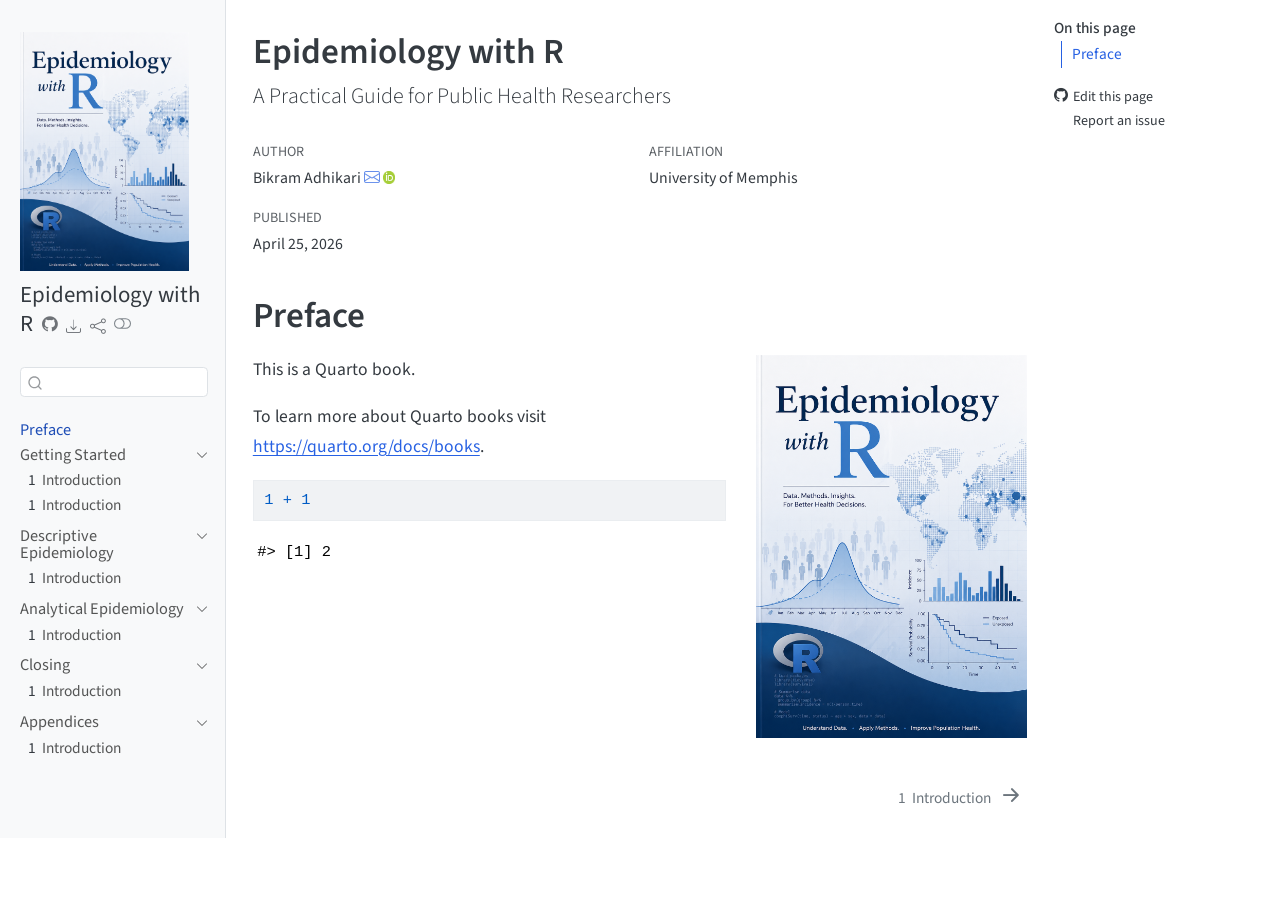
<file: _book/index.html>
<!DOCTYPE html>
<html xmlns="http://www.w3.org/1999/xhtml" lang="en" xml:lang="en"><head>

<meta charset="utf-8">
<meta name="generator" content="quarto-1.7.31">

<meta name="viewport" content="width=device-width, initial-scale=1.0, user-scalable=yes">

<meta name="author" content="Bikram Adhikari">
<meta name="dcterms.date" content="2026-04-25">

<title>Epidemiology with R</title>
<style>
code{white-space: pre-wrap;}
span.smallcaps{font-variant: small-caps;}
div.columns{display: flex; gap: min(4vw, 1.5em);}
div.column{flex: auto; overflow-x: auto;}
div.hanging-indent{margin-left: 1.5em; text-indent: -1.5em;}
ul.task-list{list-style: none;}
ul.task-list li input[type="checkbox"] {
  width: 0.8em;
  margin: 0 0.8em 0.2em -1em; /* quarto-specific, see https://github.com/quarto-dev/quarto-cli/issues/4556 */ 
  vertical-align: middle;
}
/* CSS for syntax highlighting */
html { -webkit-text-size-adjust: 100%; }
pre > code.sourceCode { white-space: pre; position: relative; }
pre > code.sourceCode > span { display: inline-block; line-height: 1.25; }
pre > code.sourceCode > span:empty { height: 1.2em; }
.sourceCode { overflow: visible; }
code.sourceCode > span { color: inherit; text-decoration: inherit; }
div.sourceCode { margin: 1em 0; }
pre.sourceCode { margin: 0; }
@media screen {
div.sourceCode { overflow: auto; }
}
@media print {
pre > code.sourceCode { white-space: pre-wrap; }
pre > code.sourceCode > span { text-indent: -5em; padding-left: 5em; }
}
pre.numberSource code
  { counter-reset: source-line 0; }
pre.numberSource code > span
  { position: relative; left: -4em; counter-increment: source-line; }
pre.numberSource code > span > a:first-child::before
  { content: counter(source-line);
    position: relative; left: -1em; text-align: right; vertical-align: baseline;
    border: none; display: inline-block;
    -webkit-touch-callout: none; -webkit-user-select: none;
    -khtml-user-select: none; -moz-user-select: none;
    -ms-user-select: none; user-select: none;
    padding: 0 4px; width: 4em;
  }
pre.numberSource { margin-left: 3em;  padding-left: 4px; }
div.sourceCode
  {   }
@media screen {
pre > code.sourceCode > span > a:first-child::before { text-decoration: underline; }
}
</style>


<script src="site_libs/quarto-nav/quarto-nav.js"></script>
<script src="site_libs/quarto-nav/headroom.min.js"></script>
<script src="site_libs/clipboard/clipboard.min.js"></script>
<script src="site_libs/quarto-search/autocomplete.umd.js"></script>
<script src="site_libs/quarto-search/fuse.min.js"></script>
<script src="site_libs/quarto-search/quarto-search.js"></script>
<meta name="quarto:offset" content="./">
<link href="./intro.html" rel="next">
<link href="./cover.png" rel="icon" type="image/png">
<script src="site_libs/quarto-html/quarto.js" type="module"></script>
<script src="site_libs/quarto-html/tabsets/tabsets.js" type="module"></script>
<script src="site_libs/quarto-html/popper.min.js"></script>
<script src="site_libs/quarto-html/tippy.umd.min.js"></script>
<script src="site_libs/quarto-html/anchor.min.js"></script>
<link href="site_libs/quarto-html/tippy.css" rel="stylesheet">
<link href="site_libs/quarto-html/quarto-syntax-highlighting-4a990d8dcb58f517c7c86712b8f2ac7c.css" rel="stylesheet" class="quarto-color-scheme" id="quarto-text-highlighting-styles">
<link href="site_libs/quarto-html/quarto-syntax-highlighting-dark-46f4cc9626f044588a66931b604fc9c8.css" rel="stylesheet" class="quarto-color-scheme quarto-color-alternate" id="quarto-text-highlighting-styles">
<link href="site_libs/quarto-html/quarto-syntax-highlighting-4a990d8dcb58f517c7c86712b8f2ac7c.css" rel="stylesheet" class="quarto-color-scheme-extra" id="quarto-text-highlighting-styles">
<script src="site_libs/bootstrap/bootstrap.min.js"></script>
<link href="site_libs/bootstrap/bootstrap-icons.css" rel="stylesheet">
<link href="site_libs/bootstrap/bootstrap-b7a59ac9f7e3a770d9eeb162b88b5d40.min.css" rel="stylesheet" append-hash="true" class="quarto-color-scheme" id="quarto-bootstrap" data-mode="light">
<link href="site_libs/bootstrap/bootstrap-dark-f524101b5d1cb1deb615440f12630413.min.css" rel="stylesheet" append-hash="true" class="quarto-color-scheme quarto-color-alternate" id="quarto-bootstrap" data-mode="dark">
<link href="site_libs/bootstrap/bootstrap-b7a59ac9f7e3a770d9eeb162b88b5d40.min.css" rel="stylesheet" append-hash="true" class="quarto-color-scheme-extra" id="quarto-bootstrap" data-mode="light">
<script id="quarto-search-options" type="application/json">{
  "location": "sidebar",
  "copy-button": false,
  "collapse-after": 3,
  "panel-placement": "start",
  "type": "textbox",
  "limit": 50,
  "keyboard-shortcut": [
    "f",
    "/",
    "s"
  ],
  "show-item-context": false,
  "language": {
    "search-no-results-text": "No results",
    "search-matching-documents-text": "matching documents",
    "search-copy-link-title": "Copy link to search",
    "search-hide-matches-text": "Hide additional matches",
    "search-more-match-text": "more match in this document",
    "search-more-matches-text": "more matches in this document",
    "search-clear-button-title": "Clear",
    "search-text-placeholder": "",
    "search-detached-cancel-button-title": "Cancel",
    "search-submit-button-title": "Submit",
    "search-label": "Search"
  }
}</script>
<style>html{ scroll-behavior: smooth; }</style>


</head>

<body class="nav-sidebar docked quarto-light"><script id="quarto-html-before-body" type="application/javascript">
    const toggleBodyColorMode = (bsSheetEl) => {
      const mode = bsSheetEl.getAttribute("data-mode");
      const bodyEl = window.document.querySelector("body");
      if (mode === "dark") {
        bodyEl.classList.add("quarto-dark");
        bodyEl.classList.remove("quarto-light");
      } else {
        bodyEl.classList.add("quarto-light");
        bodyEl.classList.remove("quarto-dark");
      }
    }
    const toggleBodyColorPrimary = () => {
      const bsSheetEl = window.document.querySelector("link#quarto-bootstrap:not([rel=disabled-stylesheet])");
      if (bsSheetEl) {
        toggleBodyColorMode(bsSheetEl);
      }
    }
    const setColorSchemeToggle = (alternate) => {
      const toggles = window.document.querySelectorAll('.quarto-color-scheme-toggle');
      for (let i=0; i < toggles.length; i++) {
        const toggle = toggles[i];
        if (toggle) {
          if (alternate) {
            toggle.classList.add("alternate");
          } else {
            toggle.classList.remove("alternate");
          }
        }
      }
    };
    const toggleColorMode = (alternate) => {
      // Switch the stylesheets
      const primaryStylesheets = window.document.querySelectorAll('link.quarto-color-scheme:not(.quarto-color-alternate)');
      const alternateStylesheets = window.document.querySelectorAll('link.quarto-color-scheme.quarto-color-alternate');
      manageTransitions('#quarto-margin-sidebar .nav-link', false);
      if (alternate) {
        // note: dark is layered on light, we don't disable primary!
        enableStylesheet(alternateStylesheets);
        for (const sheetNode of alternateStylesheets) {
          if (sheetNode.id === "quarto-bootstrap") {
            toggleBodyColorMode(sheetNode);
          }
        }
      } else {
        disableStylesheet(alternateStylesheets);
        enableStylesheet(primaryStylesheets)
        toggleBodyColorPrimary();
      }
      manageTransitions('#quarto-margin-sidebar .nav-link', true);
      // Switch the toggles
      setColorSchemeToggle(alternate)
      // Hack to workaround the fact that safari doesn't
      // properly recolor the scrollbar when toggling (#1455)
      if (navigator.userAgent.indexOf('Safari') > 0 && navigator.userAgent.indexOf('Chrome') == -1) {
        manageTransitions("body", false);
        window.scrollTo(0, 1);
        setTimeout(() => {
          window.scrollTo(0, 0);
          manageTransitions("body", true);
        }, 40);
      }
    }
    const disableStylesheet = (stylesheets) => {
      for (let i=0; i < stylesheets.length; i++) {
        const stylesheet = stylesheets[i];
        stylesheet.rel = 'disabled-stylesheet';
      }
    }
    const enableStylesheet = (stylesheets) => {
      for (let i=0; i < stylesheets.length; i++) {
        const stylesheet = stylesheets[i];
        if(stylesheet.rel !== 'stylesheet') { // for Chrome, which will still FOUC without this check
          stylesheet.rel = 'stylesheet';
        }
      }
    }
    const manageTransitions = (selector, allowTransitions) => {
      const els = window.document.querySelectorAll(selector);
      for (let i=0; i < els.length; i++) {
        const el = els[i];
        if (allowTransitions) {
          el.classList.remove('notransition');
        } else {
          el.classList.add('notransition');
        }
      }
    }
    const isFileUrl = () => {
      return window.location.protocol === 'file:';
    }
    const hasAlternateSentinel = () => {
      let styleSentinel = getColorSchemeSentinel();
      if (styleSentinel !== null) {
        return styleSentinel === "alternate";
      } else {
        return false;
      }
    }
    const setStyleSentinel = (alternate) => {
      const value = alternate ? "alternate" : "default";
      if (!isFileUrl()) {
        window.localStorage.setItem("quarto-color-scheme", value);
      } else {
        localAlternateSentinel = value;
      }
    }
    const getColorSchemeSentinel = () => {
      if (!isFileUrl()) {
        const storageValue = window.localStorage.getItem("quarto-color-scheme");
        return storageValue != null ? storageValue : localAlternateSentinel;
      } else {
        return localAlternateSentinel;
      }
    }
    const toggleGiscusIfUsed = (isAlternate, darkModeDefault) => {
      const baseTheme = document.querySelector('#giscus-base-theme')?.value ?? 'light';
      const alternateTheme = document.querySelector('#giscus-alt-theme')?.value ?? 'dark';
      let newTheme = '';
      if(authorPrefersDark) {
        newTheme = isAlternate ? baseTheme : alternateTheme;
      } else {
        newTheme = isAlternate ? alternateTheme : baseTheme;
      }
      const changeGiscusTheme = () => {
        // From: https://github.com/giscus/giscus/issues/336
        const sendMessage = (message) => {
          const iframe = document.querySelector('iframe.giscus-frame');
          if (!iframe) return;
          iframe.contentWindow.postMessage({ giscus: message }, 'https://giscus.app');
        }
        sendMessage({
          setConfig: {
            theme: newTheme
          }
        });
      }
      const isGiscussLoaded = window.document.querySelector('iframe.giscus-frame') !== null;
      if (isGiscussLoaded) {
        changeGiscusTheme();
      }
    };
    const authorPrefersDark = false;
    const darkModeDefault = authorPrefersDark;
      document.querySelector('link#quarto-text-highlighting-styles.quarto-color-scheme-extra').rel = 'disabled-stylesheet';
      document.querySelector('link#quarto-bootstrap.quarto-color-scheme-extra').rel = 'disabled-stylesheet';
    let localAlternateSentinel = darkModeDefault ? 'alternate' : 'default';
    // Dark / light mode switch
    window.quartoToggleColorScheme = () => {
      // Read the current dark / light value
      let toAlternate = !hasAlternateSentinel();
      toggleColorMode(toAlternate);
      setStyleSentinel(toAlternate);
      toggleGiscusIfUsed(toAlternate, darkModeDefault);
      window.dispatchEvent(new Event('resize'));
    };
    // Switch to dark mode if need be
    if (hasAlternateSentinel()) {
      toggleColorMode(true);
    } else {
      toggleColorMode(false);
    }
  </script>

<div id="quarto-search-results"></div>
  <header id="quarto-header" class="headroom fixed-top">
  <nav class="quarto-secondary-nav">
    <div class="container-fluid d-flex">
      <button type="button" class="quarto-btn-toggle btn" data-bs-toggle="collapse" role="button" data-bs-target=".quarto-sidebar-collapse-item" aria-controls="quarto-sidebar" aria-expanded="false" aria-label="Toggle sidebar navigation" onclick="if (window.quartoToggleHeadroom) { window.quartoToggleHeadroom(); }">
        <i class="bi bi-layout-text-sidebar-reverse"></i>
      </button>
        <nav class="quarto-page-breadcrumbs" aria-label="breadcrumb"><ol class="breadcrumb"><li class="breadcrumb-item"><a href="./index.html">Preface</a></li></ol></nav>
        <a class="flex-grow-1" role="navigation" data-bs-toggle="collapse" data-bs-target=".quarto-sidebar-collapse-item" aria-controls="quarto-sidebar" aria-expanded="false" aria-label="Toggle sidebar navigation" onclick="if (window.quartoToggleHeadroom) { window.quartoToggleHeadroom(); }">      
        </a>
      <button type="button" class="btn quarto-search-button" aria-label="Search" onclick="window.quartoOpenSearch();">
        <i class="bi bi-search"></i>
      </button>
    </div>
  </nav>
</header>
<!-- content -->
<div id="quarto-content" class="quarto-container page-columns page-rows-contents page-layout-article">
<!-- sidebar -->
  <nav id="quarto-sidebar" class="sidebar collapse collapse-horizontal quarto-sidebar-collapse-item sidebar-navigation docked overflow-auto">
    <div class="pt-lg-2 mt-2 text-left sidebar-header sidebar-header-stacked">
      <a href="./index.html" class="sidebar-logo-link">
      <img src="./cover.png" alt="" class="sidebar-logo py-0 d-lg-inline d-none">
      </a>
    <div class="sidebar-title mb-0 py-0">
      <a href="./">Epidemiology with R</a> 
        <div class="sidebar-tools-main tools-wide">
    <a href="https://github.com/yourusername/epi-r-book" title="Source Code" class="quarto-navigation-tool px-1" aria-label="Source Code"><i class="bi bi-github"></i></a>
    <div class="dropdown">
      <a href="" title="Download" id="quarto-navigation-tool-dropdown-0" class="quarto-navigation-tool dropdown-toggle px-1" data-bs-toggle="dropdown" aria-expanded="false" role="link" aria-label="Download"><i class="bi bi-download"></i></a>
      <ul class="dropdown-menu" aria-labelledby="quarto-navigation-tool-dropdown-0">
          <li>
            <a class="dropdown-item sidebar-tools-main-item" href="./Epidemiology-with-R.pdf">
              <i class="bi bi-file-pdf pe-1"></i>
            Download PDF
            </a>
          </li>
          <li>
            <a class="dropdown-item sidebar-tools-main-item" href="./Epidemiology-with-R.epub">
              <i class="bi bi-journal pe-1"></i>
            Download ePub
            </a>
          </li>
      </ul>
    </div>
    <div class="dropdown">
      <a href="" title="Share" id="quarto-navigation-tool-dropdown-1" class="quarto-navigation-tool dropdown-toggle px-1" data-bs-toggle="dropdown" aria-expanded="false" role="link" aria-label="Share"><i class="bi bi-share"></i></a>
      <ul class="dropdown-menu" aria-labelledby="quarto-navigation-tool-dropdown-1">
          <li>
            <a class="dropdown-item sidebar-tools-main-item" href="https://twitter.com/intent/tweet?url=|url|">
              <i class="bi bi-twitter pe-1"></i>
            Twitter
            </a>
          </li>
          <li>
            <a class="dropdown-item sidebar-tools-main-item" href="https://www.linkedin.com/sharing/share-offsite/?url=|url|">
              <i class="bi bi-linkedin pe-1"></i>
            LinkedIn
            </a>
          </li>
      </ul>
    </div>
  <a href="" class="quarto-color-scheme-toggle quarto-navigation-tool  px-1" onclick="window.quartoToggleColorScheme(); return false;" title="Toggle dark mode"><i class="bi"></i></a>
</div>
    </div>
      </div>
        <div class="mt-2 flex-shrink-0 align-items-center">
        <div class="sidebar-search">
        <div id="quarto-search" class="" title="Search"></div>
        </div>
        </div>
    <div class="sidebar-menu-container"> 
    <ul class="list-unstyled mt-1">
        <li class="sidebar-item">
  <div class="sidebar-item-container"> 
  <a href="./index.html" class="sidebar-item-text sidebar-link active">
 <span class="menu-text">Preface</span></a>
  </div>
</li>
        <li class="sidebar-item sidebar-item-section">
      <div class="sidebar-item-container"> 
            <a class="sidebar-item-text sidebar-link text-start" data-bs-toggle="collapse" data-bs-target="#quarto-sidebar-section-1" role="navigation" aria-expanded="true">
 <span class="menu-text">Getting Started</span></a>
          <a class="sidebar-item-toggle text-start" data-bs-toggle="collapse" data-bs-target="#quarto-sidebar-section-1" role="navigation" aria-expanded="true" aria-label="Toggle section">
            <i class="bi bi-chevron-right ms-2"></i>
          </a> 
      </div>
      <ul id="quarto-sidebar-section-1" class="collapse list-unstyled sidebar-section depth1 show">  
          <li class="sidebar-item">
  <div class="sidebar-item-container"> 
  <a href="./intro.html" class="sidebar-item-text sidebar-link">
 <span class="menu-text"><span class="chapter-number">1</span>&nbsp; <span class="chapter-title">Introduction</span></span></a>
  </div>
</li>
          <li class="sidebar-item">
  <div class="sidebar-item-container"> 
  <a href="./intro.html" class="sidebar-item-text sidebar-link">
 <span class="menu-text"><span class="chapter-number">1</span>&nbsp; <span class="chapter-title">Introduction</span></span></a>
  </div>
</li>
      </ul>
  </li>
        <li class="sidebar-item sidebar-item-section">
      <div class="sidebar-item-container"> 
            <a class="sidebar-item-text sidebar-link text-start" data-bs-toggle="collapse" data-bs-target="#quarto-sidebar-section-2" role="navigation" aria-expanded="true">
 <span class="menu-text">Descriptive Epidemiology</span></a>
          <a class="sidebar-item-toggle text-start" data-bs-toggle="collapse" data-bs-target="#quarto-sidebar-section-2" role="navigation" aria-expanded="true" aria-label="Toggle section">
            <i class="bi bi-chevron-right ms-2"></i>
          </a> 
      </div>
      <ul id="quarto-sidebar-section-2" class="collapse list-unstyled sidebar-section depth1 show">  
          <li class="sidebar-item">
  <div class="sidebar-item-container"> 
  <a href="./intro.html" class="sidebar-item-text sidebar-link">
 <span class="menu-text"><span class="chapter-number">1</span>&nbsp; <span class="chapter-title">Introduction</span></span></a>
  </div>
</li>
      </ul>
  </li>
        <li class="sidebar-item sidebar-item-section">
      <div class="sidebar-item-container"> 
            <a class="sidebar-item-text sidebar-link text-start" data-bs-toggle="collapse" data-bs-target="#quarto-sidebar-section-3" role="navigation" aria-expanded="true">
 <span class="menu-text">Analytical Epidemiology</span></a>
          <a class="sidebar-item-toggle text-start" data-bs-toggle="collapse" data-bs-target="#quarto-sidebar-section-3" role="navigation" aria-expanded="true" aria-label="Toggle section">
            <i class="bi bi-chevron-right ms-2"></i>
          </a> 
      </div>
      <ul id="quarto-sidebar-section-3" class="collapse list-unstyled sidebar-section depth1 show">  
          <li class="sidebar-item">
  <div class="sidebar-item-container"> 
  <a href="./intro.html" class="sidebar-item-text sidebar-link">
 <span class="menu-text"><span class="chapter-number">1</span>&nbsp; <span class="chapter-title">Introduction</span></span></a>
  </div>
</li>
      </ul>
  </li>
        <li class="sidebar-item sidebar-item-section">
      <div class="sidebar-item-container"> 
            <a class="sidebar-item-text sidebar-link text-start" data-bs-toggle="collapse" data-bs-target="#quarto-sidebar-section-4" role="navigation" aria-expanded="true">
 <span class="menu-text">Closing</span></a>
          <a class="sidebar-item-toggle text-start" data-bs-toggle="collapse" data-bs-target="#quarto-sidebar-section-4" role="navigation" aria-expanded="true" aria-label="Toggle section">
            <i class="bi bi-chevron-right ms-2"></i>
          </a> 
      </div>
      <ul id="quarto-sidebar-section-4" class="collapse list-unstyled sidebar-section depth1 show">  
          <li class="sidebar-item">
  <div class="sidebar-item-container"> 
  <a href="./intro.html" class="sidebar-item-text sidebar-link">
 <span class="menu-text"><span class="chapter-number">1</span>&nbsp; <span class="chapter-title">Introduction</span></span></a>
  </div>
</li>
      </ul>
  </li>
        <li class="sidebar-item sidebar-item-section">
      <div class="sidebar-item-container"> 
            <a class="sidebar-item-text sidebar-link text-start" data-bs-toggle="collapse" data-bs-target="#quarto-sidebar-section-5" role="navigation" aria-expanded="true">
 <span class="menu-text">Appendices</span></a>
          <a class="sidebar-item-toggle text-start" data-bs-toggle="collapse" data-bs-target="#quarto-sidebar-section-5" role="navigation" aria-expanded="true" aria-label="Toggle section">
            <i class="bi bi-chevron-right ms-2"></i>
          </a> 
      </div>
      <ul id="quarto-sidebar-section-5" class="collapse list-unstyled sidebar-section depth1 show">  
          <li class="sidebar-item">
  <div class="sidebar-item-container"> 
  <a href="./intro.html" class="sidebar-item-text sidebar-link">
 <span class="menu-text"><span class="chapter-number">1</span>&nbsp; <span class="chapter-title">Introduction</span></span></a>
  </div>
</li>
      </ul>
  </li>
    </ul>
    </div>
</nav>
<div id="quarto-sidebar-glass" class="quarto-sidebar-collapse-item" data-bs-toggle="collapse" data-bs-target=".quarto-sidebar-collapse-item"></div>
<!-- margin-sidebar -->
    <div id="quarto-margin-sidebar" class="sidebar margin-sidebar">
        <nav id="TOC" role="doc-toc" class="toc-active">
    <h2 id="toc-title">On this page</h2>
   
  <ul>
  <li><a href="#preface" id="toc-preface" class="nav-link active" data-scroll-target="#preface">Preface</a></li>
  </ul>
<div class="toc-actions"><ul><li><a href="https://github.com/yourusername/epi-r-book/edit/main/index.qmd" class="toc-action"><i class="bi bi-github"></i>Edit this page</a></li><li><a href="https://github.com/yourusername/epi-r-book/issues/new" class="toc-action"><i class="bi empty"></i>Report an issue</a></li></ul></div></nav>
    </div>
<!-- main -->
<main class="content" id="quarto-document-content">


<header id="title-block-header" class="quarto-title-block default">
<div class="quarto-title">
<h1 class="title">Epidemiology with R</h1>
<p class="subtitle lead">A Practical Guide for Public Health Researchers</p>
</div>


<div class="quarto-title-meta-author">
  <div class="quarto-title-meta-heading">Author</div>
  <div class="quarto-title-meta-heading">Affiliation</div>
  
    <div class="quarto-title-meta-contents">
    <p class="author">Bikram Adhikari <a href="mailto:bdhikari@memphis.edu" class="quarto-title-author-email"><i class="bi bi-envelope"></i></a> <a href="https://orcid.org/0000-0002-4299-9233" class="quarto-title-author-orcid"> <img src="[data-uri]"></a></p>
  </div>
  <div class="quarto-title-meta-contents">
        <p class="affiliation">
            University of Memphis
          </p>
      </div>
  </div>

<div class="quarto-title-meta">

      
    <div>
    <div class="quarto-title-meta-heading">Published</div>
    <div class="quarto-title-meta-contents">
      <p class="date">April 25, 2026</p>
    </div>
  </div>
  
    
  </div>
  


</header>



<section id="preface" class="level1 unnumbered">
<h1 class="unnumbered">Preface</h1><p><img src="cover.png" title="Epidemiology with R" class="quarto-cover-image nolightbox img-fluid"></p>
<p>This is a Quarto book.</p>
<p>To learn more about Quarto books visit <a href="https://quarto.org/docs/books" class="uri">https://quarto.org/docs/books</a>.</p>
<div class="cell" data-layout-align="center">
<div class="sourceCode cell-code" id="cb1"><pre class="sourceCode r code-with-copy"><code class="sourceCode r"><span id="cb1-1"><a href="#cb1-1" aria-hidden="true" tabindex="-1"></a><span class="dv">1</span> <span class="sc">+</span> <span class="dv">1</span></span></code><button title="Copy to Clipboard" class="code-copy-button"><i class="bi"></i></button></pre></div>
<div class="cell-output cell-output-stdout">
<pre><code>#&gt; [1] 2</code></pre>
</div>
</div>


</section>

</main> <!-- /main -->
<script id="quarto-html-after-body" type="application/javascript">
  window.document.addEventListener("DOMContentLoaded", function (event) {
    // Ensure there is a toggle, if there isn't float one in the top right
    if (window.document.querySelector('.quarto-color-scheme-toggle') === null) {
      const a = window.document.createElement('a');
      a.classList.add('top-right');
      a.classList.add('quarto-color-scheme-toggle');
      a.href = "";
      a.onclick = function() { try { window.quartoToggleColorScheme(); } catch {} return false; };
      const i = window.document.createElement("i");
      i.classList.add('bi');
      a.appendChild(i);
      window.document.body.appendChild(a);
    }
    setColorSchemeToggle(hasAlternateSentinel())
    const icon = "";
    const anchorJS = new window.AnchorJS();
    anchorJS.options = {
      placement: 'right',
      icon: icon
    };
    anchorJS.add('.anchored');
    const isCodeAnnotation = (el) => {
      for (const clz of el.classList) {
        if (clz.startsWith('code-annotation-')) {                     
          return true;
        }
      }
      return false;
    }
    const onCopySuccess = function(e) {
      // button target
      const button = e.trigger;
      // don't keep focus
      button.blur();
      // flash "checked"
      button.classList.add('code-copy-button-checked');
      var currentTitle = button.getAttribute("title");
      button.setAttribute("title", "Copied!");
      let tooltip;
      if (window.bootstrap) {
        button.setAttribute("data-bs-toggle", "tooltip");
        button.setAttribute("data-bs-placement", "left");
        button.setAttribute("data-bs-title", "Copied!");
        tooltip = new bootstrap.Tooltip(button, 
          { trigger: "manual", 
            customClass: "code-copy-button-tooltip",
            offset: [0, -8]});
        tooltip.show();    
      }
      setTimeout(function() {
        if (tooltip) {
          tooltip.hide();
          button.removeAttribute("data-bs-title");
          button.removeAttribute("data-bs-toggle");
          button.removeAttribute("data-bs-placement");
        }
        button.setAttribute("title", currentTitle);
        button.classList.remove('code-copy-button-checked');
      }, 1000);
      // clear code selection
      e.clearSelection();
    }
    const getTextToCopy = function(trigger) {
        const codeEl = trigger.previousElementSibling.cloneNode(true);
        for (const childEl of codeEl.children) {
          if (isCodeAnnotation(childEl)) {
            childEl.remove();
          }
        }
        return codeEl.innerText;
    }
    const clipboard = new window.ClipboardJS('.code-copy-button:not([data-in-quarto-modal])', {
      text: getTextToCopy
    });
    clipboard.on('success', onCopySuccess);
    if (window.document.getElementById('quarto-embedded-source-code-modal')) {
      const clipboardModal = new window.ClipboardJS('.code-copy-button[data-in-quarto-modal]', {
        text: getTextToCopy,
        container: window.document.getElementById('quarto-embedded-source-code-modal')
      });
      clipboardModal.on('success', onCopySuccess);
    }
      var localhostRegex = new RegExp(/^(?:http|https):\/\/localhost\:?[0-9]*\//);
      var mailtoRegex = new RegExp(/^mailto:/);
        var filterRegex = new RegExp('/' + window.location.host + '/');
      var isInternal = (href) => {
          return filterRegex.test(href) || localhostRegex.test(href) || mailtoRegex.test(href);
      }
      // Inspect non-navigation links and adorn them if external
     var links = window.document.querySelectorAll('a[href]:not(.nav-link):not(.navbar-brand):not(.toc-action):not(.sidebar-link):not(.sidebar-item-toggle):not(.pagination-link):not(.no-external):not([aria-hidden]):not(.dropdown-item):not(.quarto-navigation-tool):not(.about-link)');
      for (var i=0; i<links.length; i++) {
        const link = links[i];
        if (!isInternal(link.href)) {
          // undo the damage that might have been done by quarto-nav.js in the case of
          // links that we want to consider external
          if (link.dataset.originalHref !== undefined) {
            link.href = link.dataset.originalHref;
          }
        }
      }
    function tippyHover(el, contentFn, onTriggerFn, onUntriggerFn) {
      const config = {
        allowHTML: true,
        maxWidth: 500,
        delay: 100,
        arrow: false,
        appendTo: function(el) {
            return el.parentElement;
        },
        interactive: true,
        interactiveBorder: 10,
        theme: 'quarto',
        placement: 'bottom-start',
      };
      if (contentFn) {
        config.content = contentFn;
      }
      if (onTriggerFn) {
        config.onTrigger = onTriggerFn;
      }
      if (onUntriggerFn) {
        config.onUntrigger = onUntriggerFn;
      }
      window.tippy(el, config); 
    }
    const noterefs = window.document.querySelectorAll('a[role="doc-noteref"]');
    for (var i=0; i<noterefs.length; i++) {
      const ref = noterefs[i];
      tippyHover(ref, function() {
        // use id or data attribute instead here
        let href = ref.getAttribute('data-footnote-href') || ref.getAttribute('href');
        try { href = new URL(href).hash; } catch {}
        const id = href.replace(/^#\/?/, "");
        const note = window.document.getElementById(id);
        if (note) {
          return note.innerHTML;
        } else {
          return "";
        }
      });
    }
    const xrefs = window.document.querySelectorAll('a.quarto-xref');
    const processXRef = (id, note) => {
      // Strip column container classes
      const stripColumnClz = (el) => {
        el.classList.remove("page-full", "page-columns");
        if (el.children) {
          for (const child of el.children) {
            stripColumnClz(child);
          }
        }
      }
      stripColumnClz(note)
      if (id === null || id.startsWith('sec-')) {
        // Special case sections, only their first couple elements
        const container = document.createElement("div");
        if (note.children && note.children.length > 2) {
          container.appendChild(note.children[0].cloneNode(true));
          for (let i = 1; i < note.children.length; i++) {
            const child = note.children[i];
            if (child.tagName === "P" && child.innerText === "") {
              continue;
            } else {
              container.appendChild(child.cloneNode(true));
              break;
            }
          }
          if (window.Quarto?.typesetMath) {
            window.Quarto.typesetMath(container);
          }
          return container.innerHTML
        } else {
          if (window.Quarto?.typesetMath) {
            window.Quarto.typesetMath(note);
          }
          return note.innerHTML;
        }
      } else {
        // Remove any anchor links if they are present
        const anchorLink = note.querySelector('a.anchorjs-link');
        if (anchorLink) {
          anchorLink.remove();
        }
        if (window.Quarto?.typesetMath) {
          window.Quarto.typesetMath(note);
        }
        if (note.classList.contains("callout")) {
          return note.outerHTML;
        } else {
          return note.innerHTML;
        }
      }
    }
    for (var i=0; i<xrefs.length; i++) {
      const xref = xrefs[i];
      tippyHover(xref, undefined, function(instance) {
        instance.disable();
        let url = xref.getAttribute('href');
        let hash = undefined; 
        if (url.startsWith('#')) {
          hash = url;
        } else {
          try { hash = new URL(url).hash; } catch {}
        }
        if (hash) {
          const id = hash.replace(/^#\/?/, "");
          const note = window.document.getElementById(id);
          if (note !== null) {
            try {
              const html = processXRef(id, note.cloneNode(true));
              instance.setContent(html);
            } finally {
              instance.enable();
              instance.show();
            }
          } else {
            // See if we can fetch this
            fetch(url.split('#')[0])
            .then(res => res.text())
            .then(html => {
              const parser = new DOMParser();
              const htmlDoc = parser.parseFromString(html, "text/html");
              const note = htmlDoc.getElementById(id);
              if (note !== null) {
                const html = processXRef(id, note);
                instance.setContent(html);
              } 
            }).finally(() => {
              instance.enable();
              instance.show();
            });
          }
        } else {
          // See if we can fetch a full url (with no hash to target)
          // This is a special case and we should probably do some content thinning / targeting
          fetch(url)
          .then(res => res.text())
          .then(html => {
            const parser = new DOMParser();
            const htmlDoc = parser.parseFromString(html, "text/html");
            const note = htmlDoc.querySelector('main.content');
            if (note !== null) {
              // This should only happen for chapter cross references
              // (since there is no id in the URL)
              // remove the first header
              if (note.children.length > 0 && note.children[0].tagName === "HEADER") {
                note.children[0].remove();
              }
              const html = processXRef(null, note);
              instance.setContent(html);
            } 
          }).finally(() => {
            instance.enable();
            instance.show();
          });
        }
      }, function(instance) {
      });
    }
        let selectedAnnoteEl;
        const selectorForAnnotation = ( cell, annotation) => {
          let cellAttr = 'data-code-cell="' + cell + '"';
          let lineAttr = 'data-code-annotation="' +  annotation + '"';
          const selector = 'span[' + cellAttr + '][' + lineAttr + ']';
          return selector;
        }
        const selectCodeLines = (annoteEl) => {
          const doc = window.document;
          const targetCell = annoteEl.getAttribute("data-target-cell");
          const targetAnnotation = annoteEl.getAttribute("data-target-annotation");
          const annoteSpan = window.document.querySelector(selectorForAnnotation(targetCell, targetAnnotation));
          const lines = annoteSpan.getAttribute("data-code-lines").split(",");
          const lineIds = lines.map((line) => {
            return targetCell + "-" + line;
          })
          let top = null;
          let height = null;
          let parent = null;
          if (lineIds.length > 0) {
              //compute the position of the single el (top and bottom and make a div)
              const el = window.document.getElementById(lineIds[0]);
              top = el.offsetTop;
              height = el.offsetHeight;
              parent = el.parentElement.parentElement;
            if (lineIds.length > 1) {
              const lastEl = window.document.getElementById(lineIds[lineIds.length - 1]);
              const bottom = lastEl.offsetTop + lastEl.offsetHeight;
              height = bottom - top;
            }
            if (top !== null && height !== null && parent !== null) {
              // cook up a div (if necessary) and position it 
              let div = window.document.getElementById("code-annotation-line-highlight");
              if (div === null) {
                div = window.document.createElement("div");
                div.setAttribute("id", "code-annotation-line-highlight");
                div.style.position = 'absolute';
                parent.appendChild(div);
              }
              div.style.top = top - 2 + "px";
              div.style.height = height + 4 + "px";
              div.style.left = 0;
              let gutterDiv = window.document.getElementById("code-annotation-line-highlight-gutter");
              if (gutterDiv === null) {
                gutterDiv = window.document.createElement("div");
                gutterDiv.setAttribute("id", "code-annotation-line-highlight-gutter");
                gutterDiv.style.position = 'absolute';
                const codeCell = window.document.getElementById(targetCell);
                const gutter = codeCell.querySelector('.code-annotation-gutter');
                gutter.appendChild(gutterDiv);
              }
              gutterDiv.style.top = top - 2 + "px";
              gutterDiv.style.height = height + 4 + "px";
            }
            selectedAnnoteEl = annoteEl;
          }
        };
        const unselectCodeLines = () => {
          const elementsIds = ["code-annotation-line-highlight", "code-annotation-line-highlight-gutter"];
          elementsIds.forEach((elId) => {
            const div = window.document.getElementById(elId);
            if (div) {
              div.remove();
            }
          });
          selectedAnnoteEl = undefined;
        };
          // Handle positioning of the toggle
      window.addEventListener(
        "resize",
        throttle(() => {
          elRect = undefined;
          if (selectedAnnoteEl) {
            selectCodeLines(selectedAnnoteEl);
          }
        }, 10)
      );
      function throttle(fn, ms) {
      let throttle = false;
      let timer;
        return (...args) => {
          if(!throttle) { // first call gets through
              fn.apply(this, args);
              throttle = true;
          } else { // all the others get throttled
              if(timer) clearTimeout(timer); // cancel #2
              timer = setTimeout(() => {
                fn.apply(this, args);
                timer = throttle = false;
              }, ms);
          }
        };
      }
        // Attach click handler to the DT
        const annoteDls = window.document.querySelectorAll('dt[data-target-cell]');
        for (const annoteDlNode of annoteDls) {
          annoteDlNode.addEventListener('click', (event) => {
            const clickedEl = event.target;
            if (clickedEl !== selectedAnnoteEl) {
              unselectCodeLines();
              const activeEl = window.document.querySelector('dt[data-target-cell].code-annotation-active');
              if (activeEl) {
                activeEl.classList.remove('code-annotation-active');
              }
              selectCodeLines(clickedEl);
              clickedEl.classList.add('code-annotation-active');
            } else {
              // Unselect the line
              unselectCodeLines();
              clickedEl.classList.remove('code-annotation-active');
            }
          });
        }
    const findCites = (el) => {
      const parentEl = el.parentElement;
      if (parentEl) {
        const cites = parentEl.dataset.cites;
        if (cites) {
          return {
            el,
            cites: cites.split(' ')
          };
        } else {
          return findCites(el.parentElement)
        }
      } else {
        return undefined;
      }
    };
    var bibliorefs = window.document.querySelectorAll('a[role="doc-biblioref"]');
    for (var i=0; i<bibliorefs.length; i++) {
      const ref = bibliorefs[i];
      const citeInfo = findCites(ref);
      if (citeInfo) {
        tippyHover(citeInfo.el, function() {
          var popup = window.document.createElement('div');
          citeInfo.cites.forEach(function(cite) {
            var citeDiv = window.document.createElement('div');
            citeDiv.classList.add('hanging-indent');
            citeDiv.classList.add('csl-entry');
            var biblioDiv = window.document.getElementById('ref-' + cite);
            if (biblioDiv) {
              citeDiv.innerHTML = biblioDiv.innerHTML;
            }
            popup.appendChild(citeDiv);
          });
          return popup.innerHTML;
        });
      }
    }
  });
  </script>
<nav class="page-navigation">
  <div class="nav-page nav-page-previous">
  </div>
  <div class="nav-page nav-page-next">
      <a href="./intro.html" class="pagination-link" aria-label="Introduction">
        <span class="nav-page-text"><span class="chapter-number">1</span>&nbsp; <span class="chapter-title">Introduction</span></span> <i class="bi bi-arrow-right-short"></i>
      </a>
  </div>
</nav>
</div> <!-- /content -->




<footer class="footer"><div class="nav-footer"><div class="nav-footer-center"><div class="toc-actions d-sm-block d-md-none"><ul><li><a href="https://github.com/yourusername/epi-r-book/edit/main/index.qmd" class="toc-action"><i class="bi bi-github"></i>Edit this page</a></li><li><a href="https://github.com/yourusername/epi-r-book/issues/new" class="toc-action"><i class="bi empty"></i>Report an issue</a></li></ul></div></div></div></footer><script src="site_libs/quarto-html/zenscroll-min.js"></script>
</body></html>
</file>
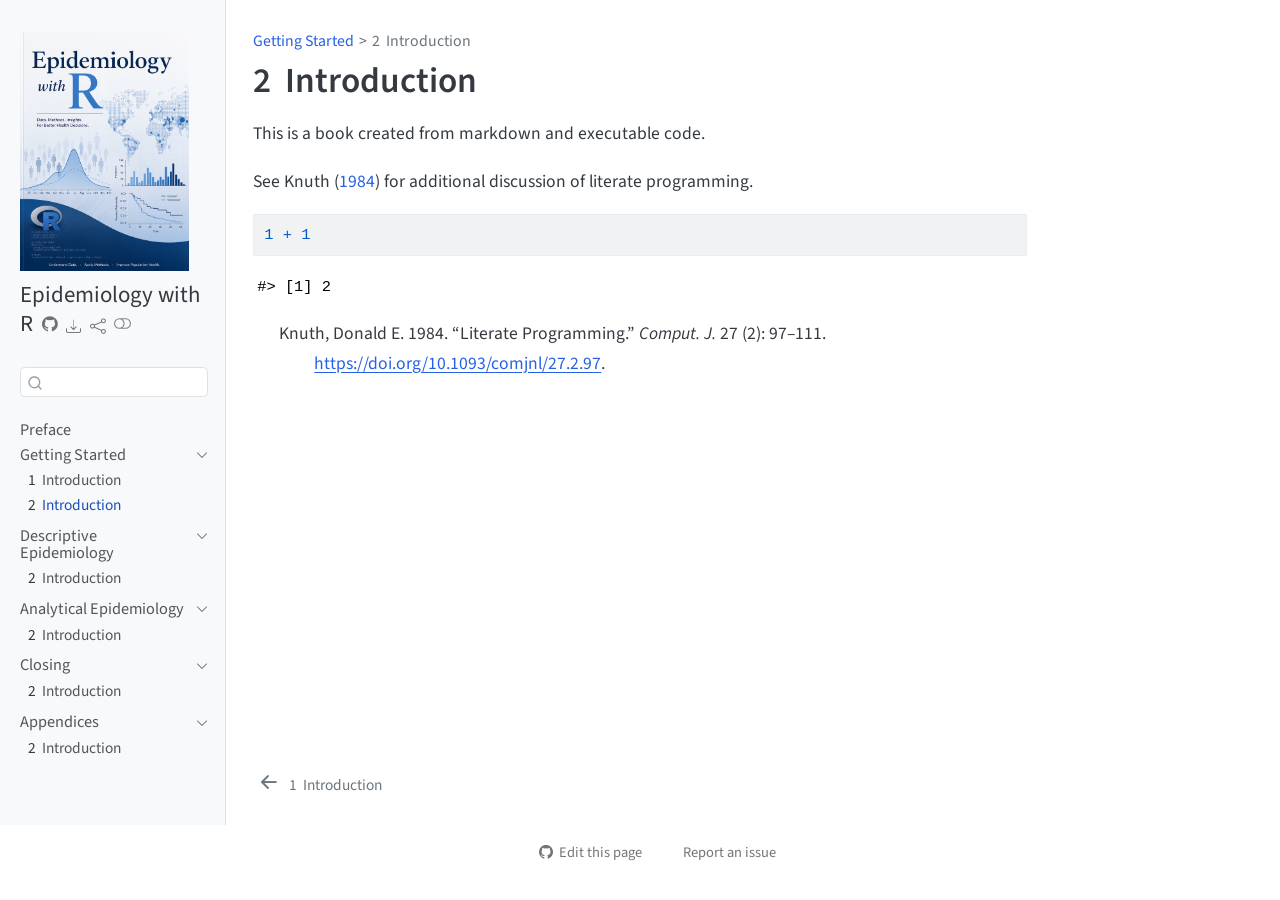
<file: _book/intro.html>
<!DOCTYPE html>
<html xmlns="http://www.w3.org/1999/xhtml" lang="en" xml:lang="en"><head>

<meta charset="utf-8">
<meta name="generator" content="quarto-1.7.31">

<meta name="viewport" content="width=device-width, initial-scale=1.0, user-scalable=yes">


<title>2&nbsp; Introduction – Epidemiology with R</title>
<style>
code{white-space: pre-wrap;}
span.smallcaps{font-variant: small-caps;}
div.columns{display: flex; gap: min(4vw, 1.5em);}
div.column{flex: auto; overflow-x: auto;}
div.hanging-indent{margin-left: 1.5em; text-indent: -1.5em;}
ul.task-list{list-style: none;}
ul.task-list li input[type="checkbox"] {
  width: 0.8em;
  margin: 0 0.8em 0.2em -1em; /* quarto-specific, see https://github.com/quarto-dev/quarto-cli/issues/4556 */ 
  vertical-align: middle;
}
/* CSS for syntax highlighting */
html { -webkit-text-size-adjust: 100%; }
pre > code.sourceCode { white-space: pre; position: relative; }
pre > code.sourceCode > span { display: inline-block; line-height: 1.25; }
pre > code.sourceCode > span:empty { height: 1.2em; }
.sourceCode { overflow: visible; }
code.sourceCode > span { color: inherit; text-decoration: inherit; }
div.sourceCode { margin: 1em 0; }
pre.sourceCode { margin: 0; }
@media screen {
div.sourceCode { overflow: auto; }
}
@media print {
pre > code.sourceCode { white-space: pre-wrap; }
pre > code.sourceCode > span { text-indent: -5em; padding-left: 5em; }
}
pre.numberSource code
  { counter-reset: source-line 0; }
pre.numberSource code > span
  { position: relative; left: -4em; counter-increment: source-line; }
pre.numberSource code > span > a:first-child::before
  { content: counter(source-line);
    position: relative; left: -1em; text-align: right; vertical-align: baseline;
    border: none; display: inline-block;
    -webkit-touch-callout: none; -webkit-user-select: none;
    -khtml-user-select: none; -moz-user-select: none;
    -ms-user-select: none; user-select: none;
    padding: 0 4px; width: 4em;
  }
pre.numberSource { margin-left: 3em;  padding-left: 4px; }
div.sourceCode
  {   }
@media screen {
pre > code.sourceCode > span > a:first-child::before { text-decoration: underline; }
}
/* CSS for citations */
div.csl-bib-body { }
div.csl-entry {
  clear: both;
  margin-bottom: 0em;
}
.hanging-indent div.csl-entry {
  margin-left:2em;
  text-indent:-2em;
}
div.csl-left-margin {
  min-width:2em;
  float:left;
}
div.csl-right-inline {
  margin-left:2em;
  padding-left:1em;
}
div.csl-indent {
  margin-left: 2em;
}</style>


<script src="site_libs/quarto-nav/quarto-nav.js"></script>
<script src="site_libs/quarto-nav/headroom.min.js"></script>
<script src="site_libs/clipboard/clipboard.min.js"></script>
<script src="site_libs/quarto-search/autocomplete.umd.js"></script>
<script src="site_libs/quarto-search/fuse.min.js"></script>
<script src="site_libs/quarto-search/quarto-search.js"></script>
<meta name="quarto:offset" content="./">
<link href="./section1/chapter1/chapter1.html" rel="prev">
<link href="./cover.png" rel="icon" type="image/png">
<script src="site_libs/quarto-html/quarto.js" type="module"></script>
<script src="site_libs/quarto-html/tabsets/tabsets.js" type="module"></script>
<script src="site_libs/quarto-html/popper.min.js"></script>
<script src="site_libs/quarto-html/tippy.umd.min.js"></script>
<script src="site_libs/quarto-html/anchor.min.js"></script>
<link href="site_libs/quarto-html/tippy.css" rel="stylesheet">
<link href="site_libs/quarto-html/quarto-syntax-highlighting-4a990d8dcb58f517c7c86712b8f2ac7c.css" rel="stylesheet" class="quarto-color-scheme" id="quarto-text-highlighting-styles">
<link href="site_libs/quarto-html/quarto-syntax-highlighting-dark-46f4cc9626f044588a66931b604fc9c8.css" rel="stylesheet" class="quarto-color-scheme quarto-color-alternate" id="quarto-text-highlighting-styles">
<link href="site_libs/quarto-html/quarto-syntax-highlighting-4a990d8dcb58f517c7c86712b8f2ac7c.css" rel="stylesheet" class="quarto-color-scheme-extra" id="quarto-text-highlighting-styles">
<script src="site_libs/bootstrap/bootstrap.min.js"></script>
<link href="site_libs/bootstrap/bootstrap-icons.css" rel="stylesheet">
<link href="site_libs/bootstrap/bootstrap-b7a59ac9f7e3a770d9eeb162b88b5d40.min.css" rel="stylesheet" append-hash="true" class="quarto-color-scheme" id="quarto-bootstrap" data-mode="light">
<link href="site_libs/bootstrap/bootstrap-dark-f524101b5d1cb1deb615440f12630413.min.css" rel="stylesheet" append-hash="true" class="quarto-color-scheme quarto-color-alternate" id="quarto-bootstrap" data-mode="dark">
<link href="site_libs/bootstrap/bootstrap-b7a59ac9f7e3a770d9eeb162b88b5d40.min.css" rel="stylesheet" append-hash="true" class="quarto-color-scheme-extra" id="quarto-bootstrap" data-mode="light">
<script id="quarto-search-options" type="application/json">{
  "location": "sidebar",
  "copy-button": false,
  "collapse-after": 3,
  "panel-placement": "start",
  "type": "textbox",
  "limit": 50,
  "keyboard-shortcut": [
    "f",
    "/",
    "s"
  ],
  "show-item-context": false,
  "language": {
    "search-no-results-text": "No results",
    "search-matching-documents-text": "matching documents",
    "search-copy-link-title": "Copy link to search",
    "search-hide-matches-text": "Hide additional matches",
    "search-more-match-text": "more match in this document",
    "search-more-matches-text": "more matches in this document",
    "search-clear-button-title": "Clear",
    "search-text-placeholder": "",
    "search-detached-cancel-button-title": "Cancel",
    "search-submit-button-title": "Submit",
    "search-label": "Search"
  }
}</script>
<style>html{ scroll-behavior: smooth; }</style>


</head>

<body class="nav-sidebar docked quarto-light"><script id="quarto-html-before-body" type="application/javascript">
    const toggleBodyColorMode = (bsSheetEl) => {
      const mode = bsSheetEl.getAttribute("data-mode");
      const bodyEl = window.document.querySelector("body");
      if (mode === "dark") {
        bodyEl.classList.add("quarto-dark");
        bodyEl.classList.remove("quarto-light");
      } else {
        bodyEl.classList.add("quarto-light");
        bodyEl.classList.remove("quarto-dark");
      }
    }
    const toggleBodyColorPrimary = () => {
      const bsSheetEl = window.document.querySelector("link#quarto-bootstrap:not([rel=disabled-stylesheet])");
      if (bsSheetEl) {
        toggleBodyColorMode(bsSheetEl);
      }
    }
    const setColorSchemeToggle = (alternate) => {
      const toggles = window.document.querySelectorAll('.quarto-color-scheme-toggle');
      for (let i=0; i < toggles.length; i++) {
        const toggle = toggles[i];
        if (toggle) {
          if (alternate) {
            toggle.classList.add("alternate");
          } else {
            toggle.classList.remove("alternate");
          }
        }
      }
    };
    const toggleColorMode = (alternate) => {
      // Switch the stylesheets
      const primaryStylesheets = window.document.querySelectorAll('link.quarto-color-scheme:not(.quarto-color-alternate)');
      const alternateStylesheets = window.document.querySelectorAll('link.quarto-color-scheme.quarto-color-alternate');
      manageTransitions('#quarto-margin-sidebar .nav-link', false);
      if (alternate) {
        // note: dark is layered on light, we don't disable primary!
        enableStylesheet(alternateStylesheets);
        for (const sheetNode of alternateStylesheets) {
          if (sheetNode.id === "quarto-bootstrap") {
            toggleBodyColorMode(sheetNode);
          }
        }
      } else {
        disableStylesheet(alternateStylesheets);
        enableStylesheet(primaryStylesheets)
        toggleBodyColorPrimary();
      }
      manageTransitions('#quarto-margin-sidebar .nav-link', true);
      // Switch the toggles
      setColorSchemeToggle(alternate)
      // Hack to workaround the fact that safari doesn't
      // properly recolor the scrollbar when toggling (#1455)
      if (navigator.userAgent.indexOf('Safari') > 0 && navigator.userAgent.indexOf('Chrome') == -1) {
        manageTransitions("body", false);
        window.scrollTo(0, 1);
        setTimeout(() => {
          window.scrollTo(0, 0);
          manageTransitions("body", true);
        }, 40);
      }
    }
    const disableStylesheet = (stylesheets) => {
      for (let i=0; i < stylesheets.length; i++) {
        const stylesheet = stylesheets[i];
        stylesheet.rel = 'disabled-stylesheet';
      }
    }
    const enableStylesheet = (stylesheets) => {
      for (let i=0; i < stylesheets.length; i++) {
        const stylesheet = stylesheets[i];
        if(stylesheet.rel !== 'stylesheet') { // for Chrome, which will still FOUC without this check
          stylesheet.rel = 'stylesheet';
        }
      }
    }
    const manageTransitions = (selector, allowTransitions) => {
      const els = window.document.querySelectorAll(selector);
      for (let i=0; i < els.length; i++) {
        const el = els[i];
        if (allowTransitions) {
          el.classList.remove('notransition');
        } else {
          el.classList.add('notransition');
        }
      }
    }
    const isFileUrl = () => {
      return window.location.protocol === 'file:';
    }
    const hasAlternateSentinel = () => {
      let styleSentinel = getColorSchemeSentinel();
      if (styleSentinel !== null) {
        return styleSentinel === "alternate";
      } else {
        return false;
      }
    }
    const setStyleSentinel = (alternate) => {
      const value = alternate ? "alternate" : "default";
      if (!isFileUrl()) {
        window.localStorage.setItem("quarto-color-scheme", value);
      } else {
        localAlternateSentinel = value;
      }
    }
    const getColorSchemeSentinel = () => {
      if (!isFileUrl()) {
        const storageValue = window.localStorage.getItem("quarto-color-scheme");
        return storageValue != null ? storageValue : localAlternateSentinel;
      } else {
        return localAlternateSentinel;
      }
    }
    const toggleGiscusIfUsed = (isAlternate, darkModeDefault) => {
      const baseTheme = document.querySelector('#giscus-base-theme')?.value ?? 'light';
      const alternateTheme = document.querySelector('#giscus-alt-theme')?.value ?? 'dark';
      let newTheme = '';
      if(authorPrefersDark) {
        newTheme = isAlternate ? baseTheme : alternateTheme;
      } else {
        newTheme = isAlternate ? alternateTheme : baseTheme;
      }
      const changeGiscusTheme = () => {
        // From: https://github.com/giscus/giscus/issues/336
        const sendMessage = (message) => {
          const iframe = document.querySelector('iframe.giscus-frame');
          if (!iframe) return;
          iframe.contentWindow.postMessage({ giscus: message }, 'https://giscus.app');
        }
        sendMessage({
          setConfig: {
            theme: newTheme
          }
        });
      }
      const isGiscussLoaded = window.document.querySelector('iframe.giscus-frame') !== null;
      if (isGiscussLoaded) {
        changeGiscusTheme();
      }
    };
    const authorPrefersDark = false;
    const darkModeDefault = authorPrefersDark;
      document.querySelector('link#quarto-text-highlighting-styles.quarto-color-scheme-extra').rel = 'disabled-stylesheet';
      document.querySelector('link#quarto-bootstrap.quarto-color-scheme-extra').rel = 'disabled-stylesheet';
    let localAlternateSentinel = darkModeDefault ? 'alternate' : 'default';
    // Dark / light mode switch
    window.quartoToggleColorScheme = () => {
      // Read the current dark / light value
      let toAlternate = !hasAlternateSentinel();
      toggleColorMode(toAlternate);
      setStyleSentinel(toAlternate);
      toggleGiscusIfUsed(toAlternate, darkModeDefault);
      window.dispatchEvent(new Event('resize'));
    };
    // Switch to dark mode if need be
    if (hasAlternateSentinel()) {
      toggleColorMode(true);
    } else {
      toggleColorMode(false);
    }
  </script>

<div id="quarto-search-results"></div>
  <header id="quarto-header" class="headroom fixed-top">
  <nav class="quarto-secondary-nav">
    <div class="container-fluid d-flex">
      <button type="button" class="quarto-btn-toggle btn" data-bs-toggle="collapse" role="button" data-bs-target=".quarto-sidebar-collapse-item" aria-controls="quarto-sidebar" aria-expanded="false" aria-label="Toggle sidebar navigation" onclick="if (window.quartoToggleHeadroom) { window.quartoToggleHeadroom(); }">
        <i class="bi bi-layout-text-sidebar-reverse"></i>
      </button>
        <nav class="quarto-page-breadcrumbs" aria-label="breadcrumb"><ol class="breadcrumb"><li class="breadcrumb-item"><a href="./section1/chapter1/chapter1.html">Getting Started</a></li><li class="breadcrumb-item"><a href="./intro.html"><span class="chapter-number">2</span>&nbsp; <span class="chapter-title">Introduction</span></a></li></ol></nav>
        <a class="flex-grow-1" role="navigation" data-bs-toggle="collapse" data-bs-target=".quarto-sidebar-collapse-item" aria-controls="quarto-sidebar" aria-expanded="false" aria-label="Toggle sidebar navigation" onclick="if (window.quartoToggleHeadroom) { window.quartoToggleHeadroom(); }">      
        </a>
      <button type="button" class="btn quarto-search-button" aria-label="Search" onclick="window.quartoOpenSearch();">
        <i class="bi bi-search"></i>
      </button>
    </div>
  </nav>
</header>
<!-- content -->
<div id="quarto-content" class="quarto-container page-columns page-rows-contents page-layout-article">
<!-- sidebar -->
  <nav id="quarto-sidebar" class="sidebar collapse collapse-horizontal quarto-sidebar-collapse-item sidebar-navigation docked overflow-auto">
    <div class="pt-lg-2 mt-2 text-left sidebar-header sidebar-header-stacked">
      <a href="./index.html" class="sidebar-logo-link">
      <img src="./cover.png" alt="" class="sidebar-logo py-0 d-lg-inline d-none">
      </a>
    <div class="sidebar-title mb-0 py-0">
      <a href="./">Epidemiology with R</a> 
        <div class="sidebar-tools-main tools-wide">
    <a href="https://github.com/yourusername/epi-r-book" title="Source Code" class="quarto-navigation-tool px-1" aria-label="Source Code"><i class="bi bi-github"></i></a>
    <div class="dropdown">
      <a href="" title="Download" id="quarto-navigation-tool-dropdown-0" class="quarto-navigation-tool dropdown-toggle px-1" data-bs-toggle="dropdown" aria-expanded="false" role="link" aria-label="Download"><i class="bi bi-download"></i></a>
      <ul class="dropdown-menu" aria-labelledby="quarto-navigation-tool-dropdown-0">
          <li>
            <a class="dropdown-item sidebar-tools-main-item" href="./Epidemiology-with-R.pdf">
              <i class="bi bi-file-pdf pe-1"></i>
            Download PDF
            </a>
          </li>
          <li>
            <a class="dropdown-item sidebar-tools-main-item" href="./Epidemiology-with-R.epub">
              <i class="bi bi-journal pe-1"></i>
            Download ePub
            </a>
          </li>
      </ul>
    </div>
    <div class="dropdown">
      <a href="" title="Share" id="quarto-navigation-tool-dropdown-1" class="quarto-navigation-tool dropdown-toggle px-1" data-bs-toggle="dropdown" aria-expanded="false" role="link" aria-label="Share"><i class="bi bi-share"></i></a>
      <ul class="dropdown-menu" aria-labelledby="quarto-navigation-tool-dropdown-1">
          <li>
            <a class="dropdown-item sidebar-tools-main-item" href="https://twitter.com/intent/tweet?url=|url|">
              <i class="bi bi-twitter pe-1"></i>
            Twitter
            </a>
          </li>
          <li>
            <a class="dropdown-item sidebar-tools-main-item" href="https://www.linkedin.com/sharing/share-offsite/?url=|url|">
              <i class="bi bi-linkedin pe-1"></i>
            LinkedIn
            </a>
          </li>
      </ul>
    </div>
  <a href="" class="quarto-color-scheme-toggle quarto-navigation-tool  px-1" onclick="window.quartoToggleColorScheme(); return false;" title="Toggle dark mode"><i class="bi"></i></a>
</div>
    </div>
      </div>
        <div class="mt-2 flex-shrink-0 align-items-center">
        <div class="sidebar-search">
        <div id="quarto-search" class="" title="Search"></div>
        </div>
        </div>
    <div class="sidebar-menu-container"> 
    <ul class="list-unstyled mt-1">
        <li class="sidebar-item">
  <div class="sidebar-item-container"> 
  <a href="./index.html" class="sidebar-item-text sidebar-link">
 <span class="menu-text">Preface</span></a>
  </div>
</li>
        <li class="sidebar-item sidebar-item-section">
      <div class="sidebar-item-container"> 
            <a class="sidebar-item-text sidebar-link text-start" data-bs-toggle="collapse" data-bs-target="#quarto-sidebar-section-1" role="navigation" aria-expanded="true">
 <span class="menu-text">Getting Started</span></a>
          <a class="sidebar-item-toggle text-start" data-bs-toggle="collapse" data-bs-target="#quarto-sidebar-section-1" role="navigation" aria-expanded="true" aria-label="Toggle section">
            <i class="bi bi-chevron-right ms-2"></i>
          </a> 
      </div>
      <ul id="quarto-sidebar-section-1" class="collapse list-unstyled sidebar-section depth1 show">  
          <li class="sidebar-item">
  <div class="sidebar-item-container"> 
  <a href="./section1/chapter1/chapter1.html" class="sidebar-item-text sidebar-link">
 <span class="menu-text"><span class="chapter-number">1</span>&nbsp; <span class="chapter-title">Introduction</span></span></a>
  </div>
</li>
          <li class="sidebar-item">
  <div class="sidebar-item-container"> 
  <a href="./intro.html" class="sidebar-item-text sidebar-link active">
 <span class="menu-text"><span class="chapter-number">2</span>&nbsp; <span class="chapter-title">Introduction</span></span></a>
  </div>
</li>
      </ul>
  </li>
        <li class="sidebar-item sidebar-item-section">
      <div class="sidebar-item-container"> 
            <a class="sidebar-item-text sidebar-link text-start" data-bs-toggle="collapse" data-bs-target="#quarto-sidebar-section-2" role="navigation" aria-expanded="true">
 <span class="menu-text">Descriptive Epidemiology</span></a>
          <a class="sidebar-item-toggle text-start" data-bs-toggle="collapse" data-bs-target="#quarto-sidebar-section-2" role="navigation" aria-expanded="true" aria-label="Toggle section">
            <i class="bi bi-chevron-right ms-2"></i>
          </a> 
      </div>
      <ul id="quarto-sidebar-section-2" class="collapse list-unstyled sidebar-section depth1 show">  
          <li class="sidebar-item">
  <div class="sidebar-item-container"> 
  <a href="./intro.html" class="sidebar-item-text sidebar-link">
 <span class="menu-text"><span class="chapter-number">2</span>&nbsp; <span class="chapter-title">Introduction</span></span></a>
  </div>
</li>
      </ul>
  </li>
        <li class="sidebar-item sidebar-item-section">
      <div class="sidebar-item-container"> 
            <a class="sidebar-item-text sidebar-link text-start" data-bs-toggle="collapse" data-bs-target="#quarto-sidebar-section-3" role="navigation" aria-expanded="true">
 <span class="menu-text">Analytical Epidemiology</span></a>
          <a class="sidebar-item-toggle text-start" data-bs-toggle="collapse" data-bs-target="#quarto-sidebar-section-3" role="navigation" aria-expanded="true" aria-label="Toggle section">
            <i class="bi bi-chevron-right ms-2"></i>
          </a> 
      </div>
      <ul id="quarto-sidebar-section-3" class="collapse list-unstyled sidebar-section depth1 show">  
          <li class="sidebar-item">
  <div class="sidebar-item-container"> 
  <a href="./intro.html" class="sidebar-item-text sidebar-link">
 <span class="menu-text"><span class="chapter-number">2</span>&nbsp; <span class="chapter-title">Introduction</span></span></a>
  </div>
</li>
      </ul>
  </li>
        <li class="sidebar-item sidebar-item-section">
      <div class="sidebar-item-container"> 
            <a class="sidebar-item-text sidebar-link text-start" data-bs-toggle="collapse" data-bs-target="#quarto-sidebar-section-4" role="navigation" aria-expanded="true">
 <span class="menu-text">Closing</span></a>
          <a class="sidebar-item-toggle text-start" data-bs-toggle="collapse" data-bs-target="#quarto-sidebar-section-4" role="navigation" aria-expanded="true" aria-label="Toggle section">
            <i class="bi bi-chevron-right ms-2"></i>
          </a> 
      </div>
      <ul id="quarto-sidebar-section-4" class="collapse list-unstyled sidebar-section depth1 show">  
          <li class="sidebar-item">
  <div class="sidebar-item-container"> 
  <a href="./intro.html" class="sidebar-item-text sidebar-link">
 <span class="menu-text"><span class="chapter-number">2</span>&nbsp; <span class="chapter-title">Introduction</span></span></a>
  </div>
</li>
      </ul>
  </li>
        <li class="sidebar-item sidebar-item-section">
      <div class="sidebar-item-container"> 
            <a class="sidebar-item-text sidebar-link text-start" data-bs-toggle="collapse" data-bs-target="#quarto-sidebar-section-5" role="navigation" aria-expanded="true">
 <span class="menu-text">Appendices</span></a>
          <a class="sidebar-item-toggle text-start" data-bs-toggle="collapse" data-bs-target="#quarto-sidebar-section-5" role="navigation" aria-expanded="true" aria-label="Toggle section">
            <i class="bi bi-chevron-right ms-2"></i>
          </a> 
      </div>
      <ul id="quarto-sidebar-section-5" class="collapse list-unstyled sidebar-section depth1 show">  
          <li class="sidebar-item">
  <div class="sidebar-item-container"> 
  <a href="./intro.html" class="sidebar-item-text sidebar-link">
 <span class="menu-text"><span class="chapter-number">2</span>&nbsp; <span class="chapter-title">Introduction</span></span></a>
  </div>
</li>
      </ul>
  </li>
    </ul>
    </div>
</nav>
<div id="quarto-sidebar-glass" class="quarto-sidebar-collapse-item" data-bs-toggle="collapse" data-bs-target=".quarto-sidebar-collapse-item"></div>
<!-- margin-sidebar -->
    <div id="quarto-margin-sidebar" class="sidebar margin-sidebar zindex-bottom">
        
    </div>
<!-- main -->
<main class="content" id="quarto-document-content">


<header id="title-block-header" class="quarto-title-block default"><nav class="quarto-page-breadcrumbs quarto-title-breadcrumbs d-none d-lg-block" aria-label="breadcrumb"><ol class="breadcrumb"><li class="breadcrumb-item"><a href="./section1/chapter1/chapter1.html">Getting Started</a></li><li class="breadcrumb-item"><a href="./intro.html"><span class="chapter-number">2</span>&nbsp; <span class="chapter-title">Introduction</span></a></li></ol></nav>
<div class="quarto-title">
<h1 class="title"><span class="chapter-number">2</span>&nbsp; <span class="chapter-title">Introduction</span></h1>
</div>



<div class="quarto-title-meta">

    
  
    
  </div>
  


</header>


<p>This is a book created from markdown and executable code.</p>
<p>See <span class="citation" data-cites="knuth84">Knuth (<a href="#ref-knuth84" role="doc-biblioref">1984</a>)</span> for additional discussion of literate programming.</p>
<div class="cell" data-layout-align="center">
<div class="sourceCode cell-code" id="cb1"><pre class="sourceCode r code-with-copy"><code class="sourceCode r"><span id="cb1-1"><a href="#cb1-1" aria-hidden="true" tabindex="-1"></a><span class="dv">1</span> <span class="sc">+</span> <span class="dv">1</span></span></code><button title="Copy to Clipboard" class="code-copy-button"><i class="bi"></i></button></pre></div>
<div class="cell-output cell-output-stdout">
<pre><code>#&gt; [1] 2</code></pre>
</div>
</div>


<div id="refs" class="references csl-bib-body hanging-indent" data-entry-spacing="0" role="list">
<div id="ref-knuth84" class="csl-entry" role="listitem">
Knuth, Donald E. 1984. <span>“Literate Programming.”</span> <em>Comput. J.</em> 27 (2): 97–111. <a href="https://doi.org/10.1093/comjnl/27.2.97">https://doi.org/10.1093/comjnl/27.2.97</a>.
</div>
</div>

</main> <!-- /main -->
<script id="quarto-html-after-body" type="application/javascript">
  window.document.addEventListener("DOMContentLoaded", function (event) {
    // Ensure there is a toggle, if there isn't float one in the top right
    if (window.document.querySelector('.quarto-color-scheme-toggle') === null) {
      const a = window.document.createElement('a');
      a.classList.add('top-right');
      a.classList.add('quarto-color-scheme-toggle');
      a.href = "";
      a.onclick = function() { try { window.quartoToggleColorScheme(); } catch {} return false; };
      const i = window.document.createElement("i");
      i.classList.add('bi');
      a.appendChild(i);
      window.document.body.appendChild(a);
    }
    setColorSchemeToggle(hasAlternateSentinel())
    const icon = "";
    const anchorJS = new window.AnchorJS();
    anchorJS.options = {
      placement: 'right',
      icon: icon
    };
    anchorJS.add('.anchored');
    const isCodeAnnotation = (el) => {
      for (const clz of el.classList) {
        if (clz.startsWith('code-annotation-')) {                     
          return true;
        }
      }
      return false;
    }
    const onCopySuccess = function(e) {
      // button target
      const button = e.trigger;
      // don't keep focus
      button.blur();
      // flash "checked"
      button.classList.add('code-copy-button-checked');
      var currentTitle = button.getAttribute("title");
      button.setAttribute("title", "Copied!");
      let tooltip;
      if (window.bootstrap) {
        button.setAttribute("data-bs-toggle", "tooltip");
        button.setAttribute("data-bs-placement", "left");
        button.setAttribute("data-bs-title", "Copied!");
        tooltip = new bootstrap.Tooltip(button, 
          { trigger: "manual", 
            customClass: "code-copy-button-tooltip",
            offset: [0, -8]});
        tooltip.show();    
      }
      setTimeout(function() {
        if (tooltip) {
          tooltip.hide();
          button.removeAttribute("data-bs-title");
          button.removeAttribute("data-bs-toggle");
          button.removeAttribute("data-bs-placement");
        }
        button.setAttribute("title", currentTitle);
        button.classList.remove('code-copy-button-checked');
      }, 1000);
      // clear code selection
      e.clearSelection();
    }
    const getTextToCopy = function(trigger) {
        const codeEl = trigger.previousElementSibling.cloneNode(true);
        for (const childEl of codeEl.children) {
          if (isCodeAnnotation(childEl)) {
            childEl.remove();
          }
        }
        return codeEl.innerText;
    }
    const clipboard = new window.ClipboardJS('.code-copy-button:not([data-in-quarto-modal])', {
      text: getTextToCopy
    });
    clipboard.on('success', onCopySuccess);
    if (window.document.getElementById('quarto-embedded-source-code-modal')) {
      const clipboardModal = new window.ClipboardJS('.code-copy-button[data-in-quarto-modal]', {
        text: getTextToCopy,
        container: window.document.getElementById('quarto-embedded-source-code-modal')
      });
      clipboardModal.on('success', onCopySuccess);
    }
      var localhostRegex = new RegExp(/^(?:http|https):\/\/localhost\:?[0-9]*\//);
      var mailtoRegex = new RegExp(/^mailto:/);
        var filterRegex = new RegExp('/' + window.location.host + '/');
      var isInternal = (href) => {
          return filterRegex.test(href) || localhostRegex.test(href) || mailtoRegex.test(href);
      }
      // Inspect non-navigation links and adorn them if external
     var links = window.document.querySelectorAll('a[href]:not(.nav-link):not(.navbar-brand):not(.toc-action):not(.sidebar-link):not(.sidebar-item-toggle):not(.pagination-link):not(.no-external):not([aria-hidden]):not(.dropdown-item):not(.quarto-navigation-tool):not(.about-link)');
      for (var i=0; i<links.length; i++) {
        const link = links[i];
        if (!isInternal(link.href)) {
          // undo the damage that might have been done by quarto-nav.js in the case of
          // links that we want to consider external
          if (link.dataset.originalHref !== undefined) {
            link.href = link.dataset.originalHref;
          }
        }
      }
    function tippyHover(el, contentFn, onTriggerFn, onUntriggerFn) {
      const config = {
        allowHTML: true,
        maxWidth: 500,
        delay: 100,
        arrow: false,
        appendTo: function(el) {
            return el.parentElement;
        },
        interactive: true,
        interactiveBorder: 10,
        theme: 'quarto',
        placement: 'bottom-start',
      };
      if (contentFn) {
        config.content = contentFn;
      }
      if (onTriggerFn) {
        config.onTrigger = onTriggerFn;
      }
      if (onUntriggerFn) {
        config.onUntrigger = onUntriggerFn;
      }
      window.tippy(el, config); 
    }
    const noterefs = window.document.querySelectorAll('a[role="doc-noteref"]');
    for (var i=0; i<noterefs.length; i++) {
      const ref = noterefs[i];
      tippyHover(ref, function() {
        // use id or data attribute instead here
        let href = ref.getAttribute('data-footnote-href') || ref.getAttribute('href');
        try { href = new URL(href).hash; } catch {}
        const id = href.replace(/^#\/?/, "");
        const note = window.document.getElementById(id);
        if (note) {
          return note.innerHTML;
        } else {
          return "";
        }
      });
    }
    const xrefs = window.document.querySelectorAll('a.quarto-xref');
    const processXRef = (id, note) => {
      // Strip column container classes
      const stripColumnClz = (el) => {
        el.classList.remove("page-full", "page-columns");
        if (el.children) {
          for (const child of el.children) {
            stripColumnClz(child);
          }
        }
      }
      stripColumnClz(note)
      if (id === null || id.startsWith('sec-')) {
        // Special case sections, only their first couple elements
        const container = document.createElement("div");
        if (note.children && note.children.length > 2) {
          container.appendChild(note.children[0].cloneNode(true));
          for (let i = 1; i < note.children.length; i++) {
            const child = note.children[i];
            if (child.tagName === "P" && child.innerText === "") {
              continue;
            } else {
              container.appendChild(child.cloneNode(true));
              break;
            }
          }
          if (window.Quarto?.typesetMath) {
            window.Quarto.typesetMath(container);
          }
          return container.innerHTML
        } else {
          if (window.Quarto?.typesetMath) {
            window.Quarto.typesetMath(note);
          }
          return note.innerHTML;
        }
      } else {
        // Remove any anchor links if they are present
        const anchorLink = note.querySelector('a.anchorjs-link');
        if (anchorLink) {
          anchorLink.remove();
        }
        if (window.Quarto?.typesetMath) {
          window.Quarto.typesetMath(note);
        }
        if (note.classList.contains("callout")) {
          return note.outerHTML;
        } else {
          return note.innerHTML;
        }
      }
    }
    for (var i=0; i<xrefs.length; i++) {
      const xref = xrefs[i];
      tippyHover(xref, undefined, function(instance) {
        instance.disable();
        let url = xref.getAttribute('href');
        let hash = undefined; 
        if (url.startsWith('#')) {
          hash = url;
        } else {
          try { hash = new URL(url).hash; } catch {}
        }
        if (hash) {
          const id = hash.replace(/^#\/?/, "");
          const note = window.document.getElementById(id);
          if (note !== null) {
            try {
              const html = processXRef(id, note.cloneNode(true));
              instance.setContent(html);
            } finally {
              instance.enable();
              instance.show();
            }
          } else {
            // See if we can fetch this
            fetch(url.split('#')[0])
            .then(res => res.text())
            .then(html => {
              const parser = new DOMParser();
              const htmlDoc = parser.parseFromString(html, "text/html");
              const note = htmlDoc.getElementById(id);
              if (note !== null) {
                const html = processXRef(id, note);
                instance.setContent(html);
              } 
            }).finally(() => {
              instance.enable();
              instance.show();
            });
          }
        } else {
          // See if we can fetch a full url (with no hash to target)
          // This is a special case and we should probably do some content thinning / targeting
          fetch(url)
          .then(res => res.text())
          .then(html => {
            const parser = new DOMParser();
            const htmlDoc = parser.parseFromString(html, "text/html");
            const note = htmlDoc.querySelector('main.content');
            if (note !== null) {
              // This should only happen for chapter cross references
              // (since there is no id in the URL)
              // remove the first header
              if (note.children.length > 0 && note.children[0].tagName === "HEADER") {
                note.children[0].remove();
              }
              const html = processXRef(null, note);
              instance.setContent(html);
            } 
          }).finally(() => {
            instance.enable();
            instance.show();
          });
        }
      }, function(instance) {
      });
    }
        let selectedAnnoteEl;
        const selectorForAnnotation = ( cell, annotation) => {
          let cellAttr = 'data-code-cell="' + cell + '"';
          let lineAttr = 'data-code-annotation="' +  annotation + '"';
          const selector = 'span[' + cellAttr + '][' + lineAttr + ']';
          return selector;
        }
        const selectCodeLines = (annoteEl) => {
          const doc = window.document;
          const targetCell = annoteEl.getAttribute("data-target-cell");
          const targetAnnotation = annoteEl.getAttribute("data-target-annotation");
          const annoteSpan = window.document.querySelector(selectorForAnnotation(targetCell, targetAnnotation));
          const lines = annoteSpan.getAttribute("data-code-lines").split(",");
          const lineIds = lines.map((line) => {
            return targetCell + "-" + line;
          })
          let top = null;
          let height = null;
          let parent = null;
          if (lineIds.length > 0) {
              //compute the position of the single el (top and bottom and make a div)
              const el = window.document.getElementById(lineIds[0]);
              top = el.offsetTop;
              height = el.offsetHeight;
              parent = el.parentElement.parentElement;
            if (lineIds.length > 1) {
              const lastEl = window.document.getElementById(lineIds[lineIds.length - 1]);
              const bottom = lastEl.offsetTop + lastEl.offsetHeight;
              height = bottom - top;
            }
            if (top !== null && height !== null && parent !== null) {
              // cook up a div (if necessary) and position it 
              let div = window.document.getElementById("code-annotation-line-highlight");
              if (div === null) {
                div = window.document.createElement("div");
                div.setAttribute("id", "code-annotation-line-highlight");
                div.style.position = 'absolute';
                parent.appendChild(div);
              }
              div.style.top = top - 2 + "px";
              div.style.height = height + 4 + "px";
              div.style.left = 0;
              let gutterDiv = window.document.getElementById("code-annotation-line-highlight-gutter");
              if (gutterDiv === null) {
                gutterDiv = window.document.createElement("div");
                gutterDiv.setAttribute("id", "code-annotation-line-highlight-gutter");
                gutterDiv.style.position = 'absolute';
                const codeCell = window.document.getElementById(targetCell);
                const gutter = codeCell.querySelector('.code-annotation-gutter');
                gutter.appendChild(gutterDiv);
              }
              gutterDiv.style.top = top - 2 + "px";
              gutterDiv.style.height = height + 4 + "px";
            }
            selectedAnnoteEl = annoteEl;
          }
        };
        const unselectCodeLines = () => {
          const elementsIds = ["code-annotation-line-highlight", "code-annotation-line-highlight-gutter"];
          elementsIds.forEach((elId) => {
            const div = window.document.getElementById(elId);
            if (div) {
              div.remove();
            }
          });
          selectedAnnoteEl = undefined;
        };
          // Handle positioning of the toggle
      window.addEventListener(
        "resize",
        throttle(() => {
          elRect = undefined;
          if (selectedAnnoteEl) {
            selectCodeLines(selectedAnnoteEl);
          }
        }, 10)
      );
      function throttle(fn, ms) {
      let throttle = false;
      let timer;
        return (...args) => {
          if(!throttle) { // first call gets through
              fn.apply(this, args);
              throttle = true;
          } else { // all the others get throttled
              if(timer) clearTimeout(timer); // cancel #2
              timer = setTimeout(() => {
                fn.apply(this, args);
                timer = throttle = false;
              }, ms);
          }
        };
      }
        // Attach click handler to the DT
        const annoteDls = window.document.querySelectorAll('dt[data-target-cell]');
        for (const annoteDlNode of annoteDls) {
          annoteDlNode.addEventListener('click', (event) => {
            const clickedEl = event.target;
            if (clickedEl !== selectedAnnoteEl) {
              unselectCodeLines();
              const activeEl = window.document.querySelector('dt[data-target-cell].code-annotation-active');
              if (activeEl) {
                activeEl.classList.remove('code-annotation-active');
              }
              selectCodeLines(clickedEl);
              clickedEl.classList.add('code-annotation-active');
            } else {
              // Unselect the line
              unselectCodeLines();
              clickedEl.classList.remove('code-annotation-active');
            }
          });
        }
    const findCites = (el) => {
      const parentEl = el.parentElement;
      if (parentEl) {
        const cites = parentEl.dataset.cites;
        if (cites) {
          return {
            el,
            cites: cites.split(' ')
          };
        } else {
          return findCites(el.parentElement)
        }
      } else {
        return undefined;
      }
    };
    var bibliorefs = window.document.querySelectorAll('a[role="doc-biblioref"]');
    for (var i=0; i<bibliorefs.length; i++) {
      const ref = bibliorefs[i];
      const citeInfo = findCites(ref);
      if (citeInfo) {
        tippyHover(citeInfo.el, function() {
          var popup = window.document.createElement('div');
          citeInfo.cites.forEach(function(cite) {
            var citeDiv = window.document.createElement('div');
            citeDiv.classList.add('hanging-indent');
            citeDiv.classList.add('csl-entry');
            var biblioDiv = window.document.getElementById('ref-' + cite);
            if (biblioDiv) {
              citeDiv.innerHTML = biblioDiv.innerHTML;
            }
            popup.appendChild(citeDiv);
          });
          return popup.innerHTML;
        });
      }
    }
  });
  </script>
<nav class="page-navigation">
  <div class="nav-page nav-page-previous">
      <a href="./section1/chapter1/chapter1.html" class="pagination-link" aria-label="Introduction">
        <i class="bi bi-arrow-left-short"></i> <span class="nav-page-text"><span class="chapter-number">1</span>&nbsp; <span class="chapter-title">Introduction</span></span>
      </a>          
  </div>
  <div class="nav-page nav-page-next">
  </div>
</nav>
</div> <!-- /content -->




<footer class="footer"><div class="nav-footer"><div class="nav-footer-center"><div class="toc-actions"><ul><li><a href="https://github.com/yourusername/epi-r-book/edit/main/intro.qmd" class="toc-action"><i class="bi bi-github"></i>Edit this page</a></li><li><a href="https://github.com/yourusername/epi-r-book/issues/new" class="toc-action"><i class="bi empty"></i>Report an issue</a></li></ul></div></div></div></footer><script src="site_libs/quarto-html/zenscroll-min.js"></script>
</body></html>
</file>
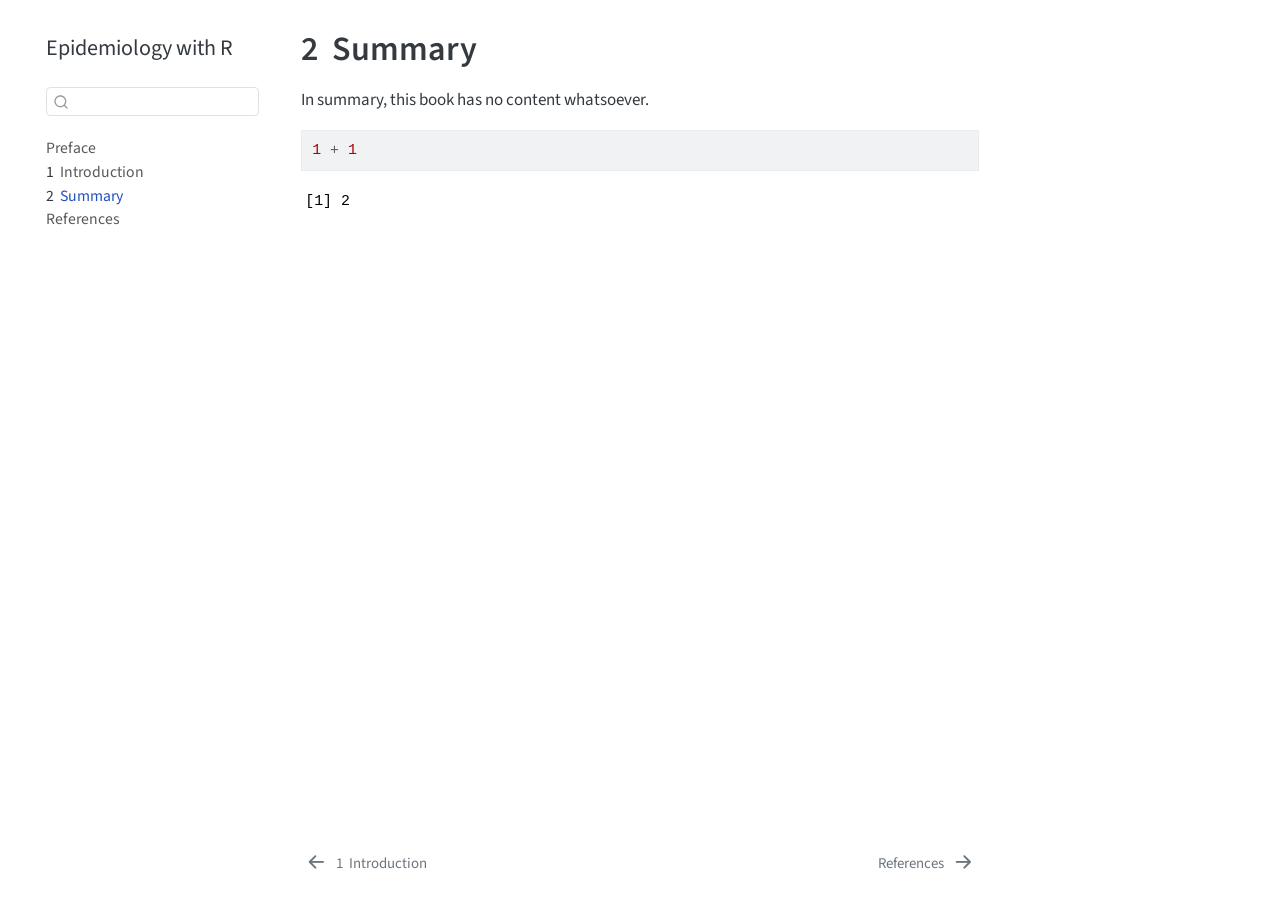
<file: _book/summary.html>
<!DOCTYPE html>
<html xmlns="http://www.w3.org/1999/xhtml" lang="en" xml:lang="en"><head>

<meta charset="utf-8">
<meta name="generator" content="quarto-1.7.31">

<meta name="viewport" content="width=device-width, initial-scale=1.0, user-scalable=yes">


<title>2&nbsp; Summary – Epidemiology with R</title>
<style>
code{white-space: pre-wrap;}
span.smallcaps{font-variant: small-caps;}
div.columns{display: flex; gap: min(4vw, 1.5em);}
div.column{flex: auto; overflow-x: auto;}
div.hanging-indent{margin-left: 1.5em; text-indent: -1.5em;}
ul.task-list{list-style: none;}
ul.task-list li input[type="checkbox"] {
  width: 0.8em;
  margin: 0 0.8em 0.2em -1em; /* quarto-specific, see https://github.com/quarto-dev/quarto-cli/issues/4556 */ 
  vertical-align: middle;
}
/* CSS for syntax highlighting */
html { -webkit-text-size-adjust: 100%; }
pre > code.sourceCode { white-space: pre; position: relative; }
pre > code.sourceCode > span { display: inline-block; line-height: 1.25; }
pre > code.sourceCode > span:empty { height: 1.2em; }
.sourceCode { overflow: visible; }
code.sourceCode > span { color: inherit; text-decoration: inherit; }
div.sourceCode { margin: 1em 0; }
pre.sourceCode { margin: 0; }
@media screen {
div.sourceCode { overflow: auto; }
}
@media print {
pre > code.sourceCode { white-space: pre-wrap; }
pre > code.sourceCode > span { text-indent: -5em; padding-left: 5em; }
}
pre.numberSource code
  { counter-reset: source-line 0; }
pre.numberSource code > span
  { position: relative; left: -4em; counter-increment: source-line; }
pre.numberSource code > span > a:first-child::before
  { content: counter(source-line);
    position: relative; left: -1em; text-align: right; vertical-align: baseline;
    border: none; display: inline-block;
    -webkit-touch-callout: none; -webkit-user-select: none;
    -khtml-user-select: none; -moz-user-select: none;
    -ms-user-select: none; user-select: none;
    padding: 0 4px; width: 4em;
  }
pre.numberSource { margin-left: 3em;  padding-left: 4px; }
div.sourceCode
  {   }
@media screen {
pre > code.sourceCode > span > a:first-child::before { text-decoration: underline; }
}
</style>


<script src="site_libs/quarto-nav/quarto-nav.js"></script>
<script src="site_libs/quarto-nav/headroom.min.js"></script>
<script src="site_libs/clipboard/clipboard.min.js"></script>
<script src="site_libs/quarto-search/autocomplete.umd.js"></script>
<script src="site_libs/quarto-search/fuse.min.js"></script>
<script src="site_libs/quarto-search/quarto-search.js"></script>
<meta name="quarto:offset" content="./">
<link href="./references.html" rel="next">
<link href="./intro.html" rel="prev">
<script src="site_libs/quarto-html/quarto.js" type="module"></script>
<script src="site_libs/quarto-html/tabsets/tabsets.js" type="module"></script>
<script src="site_libs/quarto-html/popper.min.js"></script>
<script src="site_libs/quarto-html/tippy.umd.min.js"></script>
<script src="site_libs/quarto-html/anchor.min.js"></script>
<link href="site_libs/quarto-html/tippy.css" rel="stylesheet">
<link href="site_libs/quarto-html/quarto-syntax-highlighting-e1a5c8363afafaef2c763b6775fbf3ca.css" rel="stylesheet" id="quarto-text-highlighting-styles">
<script src="site_libs/bootstrap/bootstrap.min.js"></script>
<link href="site_libs/bootstrap/bootstrap-icons.css" rel="stylesheet">
<link href="site_libs/bootstrap/bootstrap-364982630eef5352dd1537128a8ed5cb.min.css" rel="stylesheet" append-hash="true" id="quarto-bootstrap" data-mode="light">
<script id="quarto-search-options" type="application/json">{
  "location": "sidebar",
  "copy-button": false,
  "collapse-after": 3,
  "panel-placement": "start",
  "type": "textbox",
  "limit": 50,
  "keyboard-shortcut": [
    "f",
    "/",
    "s"
  ],
  "show-item-context": false,
  "language": {
    "search-no-results-text": "No results",
    "search-matching-documents-text": "matching documents",
    "search-copy-link-title": "Copy link to search",
    "search-hide-matches-text": "Hide additional matches",
    "search-more-match-text": "more match in this document",
    "search-more-matches-text": "more matches in this document",
    "search-clear-button-title": "Clear",
    "search-text-placeholder": "",
    "search-detached-cancel-button-title": "Cancel",
    "search-submit-button-title": "Submit",
    "search-label": "Search"
  }
}</script>


</head>

<body class="nav-sidebar floating quarto-light">

<div id="quarto-search-results"></div>
  <header id="quarto-header" class="headroom fixed-top">
  <nav class="quarto-secondary-nav">
    <div class="container-fluid d-flex">
      <button type="button" class="quarto-btn-toggle btn" data-bs-toggle="collapse" role="button" data-bs-target=".quarto-sidebar-collapse-item" aria-controls="quarto-sidebar" aria-expanded="false" aria-label="Toggle sidebar navigation" onclick="if (window.quartoToggleHeadroom) { window.quartoToggleHeadroom(); }">
        <i class="bi bi-layout-text-sidebar-reverse"></i>
      </button>
        <nav class="quarto-page-breadcrumbs" aria-label="breadcrumb"><ol class="breadcrumb"><li class="breadcrumb-item"><a href="./summary.html"><span class="chapter-number">2</span>&nbsp; <span class="chapter-title">Summary</span></a></li></ol></nav>
        <a class="flex-grow-1" role="navigation" data-bs-toggle="collapse" data-bs-target=".quarto-sidebar-collapse-item" aria-controls="quarto-sidebar" aria-expanded="false" aria-label="Toggle sidebar navigation" onclick="if (window.quartoToggleHeadroom) { window.quartoToggleHeadroom(); }">      
        </a>
      <button type="button" class="btn quarto-search-button" aria-label="Search" onclick="window.quartoOpenSearch();">
        <i class="bi bi-search"></i>
      </button>
    </div>
  </nav>
</header>
<!-- content -->
<div id="quarto-content" class="quarto-container page-columns page-rows-contents page-layout-article">
<!-- sidebar -->
  <nav id="quarto-sidebar" class="sidebar collapse collapse-horizontal quarto-sidebar-collapse-item sidebar-navigation floating overflow-auto">
    <div class="pt-lg-2 mt-2 text-left sidebar-header">
    <div class="sidebar-title mb-0 py-0">
      <a href="./">Epidemiology with R</a> 
    </div>
      </div>
        <div class="mt-2 flex-shrink-0 align-items-center">
        <div class="sidebar-search">
        <div id="quarto-search" class="" title="Search"></div>
        </div>
        </div>
    <div class="sidebar-menu-container"> 
    <ul class="list-unstyled mt-1">
        <li class="sidebar-item">
  <div class="sidebar-item-container"> 
  <a href="./index.html" class="sidebar-item-text sidebar-link">
 <span class="menu-text">Preface</span></a>
  </div>
</li>
        <li class="sidebar-item">
  <div class="sidebar-item-container"> 
  <a href="./intro.html" class="sidebar-item-text sidebar-link">
 <span class="menu-text"><span class="chapter-number">1</span>&nbsp; <span class="chapter-title">Introduction</span></span></a>
  </div>
</li>
        <li class="sidebar-item">
  <div class="sidebar-item-container"> 
  <a href="./summary.html" class="sidebar-item-text sidebar-link active">
 <span class="menu-text"><span class="chapter-number">2</span>&nbsp; <span class="chapter-title">Summary</span></span></a>
  </div>
</li>
        <li class="sidebar-item">
  <div class="sidebar-item-container"> 
  <a href="./references.html" class="sidebar-item-text sidebar-link">
 <span class="menu-text">References</span></a>
  </div>
</li>
    </ul>
    </div>
</nav>
<div id="quarto-sidebar-glass" class="quarto-sidebar-collapse-item" data-bs-toggle="collapse" data-bs-target=".quarto-sidebar-collapse-item"></div>
<!-- margin-sidebar -->
    <div id="quarto-margin-sidebar" class="sidebar margin-sidebar zindex-bottom">
        
    </div>
<!-- main -->
<main class="content" id="quarto-document-content">

<header id="title-block-header" class="quarto-title-block default">
<div class="quarto-title">
<h1 class="title"><span class="chapter-number">2</span>&nbsp; <span class="chapter-title">Summary</span></h1>
</div>



<div class="quarto-title-meta">

    
  
    
  </div>
  


</header>


<p>In summary, this book has no content whatsoever.</p>
<div class="cell">
<div class="sourceCode cell-code" id="cb1"><pre class="sourceCode r code-with-copy"><code class="sourceCode r"><span id="cb1-1"><a href="#cb1-1" aria-hidden="true" tabindex="-1"></a><span class="dv">1</span> <span class="sc">+</span> <span class="dv">1</span></span></code><button title="Copy to Clipboard" class="code-copy-button"><i class="bi"></i></button></pre></div>
<div class="cell-output cell-output-stdout">
<pre><code>[1] 2</code></pre>
</div>
</div>



</main> <!-- /main -->
<script id="quarto-html-after-body" type="application/javascript">
  window.document.addEventListener("DOMContentLoaded", function (event) {
    const icon = "";
    const anchorJS = new window.AnchorJS();
    anchorJS.options = {
      placement: 'right',
      icon: icon
    };
    anchorJS.add('.anchored');
    const isCodeAnnotation = (el) => {
      for (const clz of el.classList) {
        if (clz.startsWith('code-annotation-')) {                     
          return true;
        }
      }
      return false;
    }
    const onCopySuccess = function(e) {
      // button target
      const button = e.trigger;
      // don't keep focus
      button.blur();
      // flash "checked"
      button.classList.add('code-copy-button-checked');
      var currentTitle = button.getAttribute("title");
      button.setAttribute("title", "Copied!");
      let tooltip;
      if (window.bootstrap) {
        button.setAttribute("data-bs-toggle", "tooltip");
        button.setAttribute("data-bs-placement", "left");
        button.setAttribute("data-bs-title", "Copied!");
        tooltip = new bootstrap.Tooltip(button, 
          { trigger: "manual", 
            customClass: "code-copy-button-tooltip",
            offset: [0, -8]});
        tooltip.show();    
      }
      setTimeout(function() {
        if (tooltip) {
          tooltip.hide();
          button.removeAttribute("data-bs-title");
          button.removeAttribute("data-bs-toggle");
          button.removeAttribute("data-bs-placement");
        }
        button.setAttribute("title", currentTitle);
        button.classList.remove('code-copy-button-checked');
      }, 1000);
      // clear code selection
      e.clearSelection();
    }
    const getTextToCopy = function(trigger) {
        const codeEl = trigger.previousElementSibling.cloneNode(true);
        for (const childEl of codeEl.children) {
          if (isCodeAnnotation(childEl)) {
            childEl.remove();
          }
        }
        return codeEl.innerText;
    }
    const clipboard = new window.ClipboardJS('.code-copy-button:not([data-in-quarto-modal])', {
      text: getTextToCopy
    });
    clipboard.on('success', onCopySuccess);
    if (window.document.getElementById('quarto-embedded-source-code-modal')) {
      const clipboardModal = new window.ClipboardJS('.code-copy-button[data-in-quarto-modal]', {
        text: getTextToCopy,
        container: window.document.getElementById('quarto-embedded-source-code-modal')
      });
      clipboardModal.on('success', onCopySuccess);
    }
      var localhostRegex = new RegExp(/^(?:http|https):\/\/localhost\:?[0-9]*\//);
      var mailtoRegex = new RegExp(/^mailto:/);
        var filterRegex = new RegExp('/' + window.location.host + '/');
      var isInternal = (href) => {
          return filterRegex.test(href) || localhostRegex.test(href) || mailtoRegex.test(href);
      }
      // Inspect non-navigation links and adorn them if external
     var links = window.document.querySelectorAll('a[href]:not(.nav-link):not(.navbar-brand):not(.toc-action):not(.sidebar-link):not(.sidebar-item-toggle):not(.pagination-link):not(.no-external):not([aria-hidden]):not(.dropdown-item):not(.quarto-navigation-tool):not(.about-link)');
      for (var i=0; i<links.length; i++) {
        const link = links[i];
        if (!isInternal(link.href)) {
          // undo the damage that might have been done by quarto-nav.js in the case of
          // links that we want to consider external
          if (link.dataset.originalHref !== undefined) {
            link.href = link.dataset.originalHref;
          }
        }
      }
    function tippyHover(el, contentFn, onTriggerFn, onUntriggerFn) {
      const config = {
        allowHTML: true,
        maxWidth: 500,
        delay: 100,
        arrow: false,
        appendTo: function(el) {
            return el.parentElement;
        },
        interactive: true,
        interactiveBorder: 10,
        theme: 'quarto',
        placement: 'bottom-start',
      };
      if (contentFn) {
        config.content = contentFn;
      }
      if (onTriggerFn) {
        config.onTrigger = onTriggerFn;
      }
      if (onUntriggerFn) {
        config.onUntrigger = onUntriggerFn;
      }
      window.tippy(el, config); 
    }
    const noterefs = window.document.querySelectorAll('a[role="doc-noteref"]');
    for (var i=0; i<noterefs.length; i++) {
      const ref = noterefs[i];
      tippyHover(ref, function() {
        // use id or data attribute instead here
        let href = ref.getAttribute('data-footnote-href') || ref.getAttribute('href');
        try { href = new URL(href).hash; } catch {}
        const id = href.replace(/^#\/?/, "");
        const note = window.document.getElementById(id);
        if (note) {
          return note.innerHTML;
        } else {
          return "";
        }
      });
    }
    const xrefs = window.document.querySelectorAll('a.quarto-xref');
    const processXRef = (id, note) => {
      // Strip column container classes
      const stripColumnClz = (el) => {
        el.classList.remove("page-full", "page-columns");
        if (el.children) {
          for (const child of el.children) {
            stripColumnClz(child);
          }
        }
      }
      stripColumnClz(note)
      if (id === null || id.startsWith('sec-')) {
        // Special case sections, only their first couple elements
        const container = document.createElement("div");
        if (note.children && note.children.length > 2) {
          container.appendChild(note.children[0].cloneNode(true));
          for (let i = 1; i < note.children.length; i++) {
            const child = note.children[i];
            if (child.tagName === "P" && child.innerText === "") {
              continue;
            } else {
              container.appendChild(child.cloneNode(true));
              break;
            }
          }
          if (window.Quarto?.typesetMath) {
            window.Quarto.typesetMath(container);
          }
          return container.innerHTML
        } else {
          if (window.Quarto?.typesetMath) {
            window.Quarto.typesetMath(note);
          }
          return note.innerHTML;
        }
      } else {
        // Remove any anchor links if they are present
        const anchorLink = note.querySelector('a.anchorjs-link');
        if (anchorLink) {
          anchorLink.remove();
        }
        if (window.Quarto?.typesetMath) {
          window.Quarto.typesetMath(note);
        }
        if (note.classList.contains("callout")) {
          return note.outerHTML;
        } else {
          return note.innerHTML;
        }
      }
    }
    for (var i=0; i<xrefs.length; i++) {
      const xref = xrefs[i];
      tippyHover(xref, undefined, function(instance) {
        instance.disable();
        let url = xref.getAttribute('href');
        let hash = undefined; 
        if (url.startsWith('#')) {
          hash = url;
        } else {
          try { hash = new URL(url).hash; } catch {}
        }
        if (hash) {
          const id = hash.replace(/^#\/?/, "");
          const note = window.document.getElementById(id);
          if (note !== null) {
            try {
              const html = processXRef(id, note.cloneNode(true));
              instance.setContent(html);
            } finally {
              instance.enable();
              instance.show();
            }
          } else {
            // See if we can fetch this
            fetch(url.split('#')[0])
            .then(res => res.text())
            .then(html => {
              const parser = new DOMParser();
              const htmlDoc = parser.parseFromString(html, "text/html");
              const note = htmlDoc.getElementById(id);
              if (note !== null) {
                const html = processXRef(id, note);
                instance.setContent(html);
              } 
            }).finally(() => {
              instance.enable();
              instance.show();
            });
          }
        } else {
          // See if we can fetch a full url (with no hash to target)
          // This is a special case and we should probably do some content thinning / targeting
          fetch(url)
          .then(res => res.text())
          .then(html => {
            const parser = new DOMParser();
            const htmlDoc = parser.parseFromString(html, "text/html");
            const note = htmlDoc.querySelector('main.content');
            if (note !== null) {
              // This should only happen for chapter cross references
              // (since there is no id in the URL)
              // remove the first header
              if (note.children.length > 0 && note.children[0].tagName === "HEADER") {
                note.children[0].remove();
              }
              const html = processXRef(null, note);
              instance.setContent(html);
            } 
          }).finally(() => {
            instance.enable();
            instance.show();
          });
        }
      }, function(instance) {
      });
    }
        let selectedAnnoteEl;
        const selectorForAnnotation = ( cell, annotation) => {
          let cellAttr = 'data-code-cell="' + cell + '"';
          let lineAttr = 'data-code-annotation="' +  annotation + '"';
          const selector = 'span[' + cellAttr + '][' + lineAttr + ']';
          return selector;
        }
        const selectCodeLines = (annoteEl) => {
          const doc = window.document;
          const targetCell = annoteEl.getAttribute("data-target-cell");
          const targetAnnotation = annoteEl.getAttribute("data-target-annotation");
          const annoteSpan = window.document.querySelector(selectorForAnnotation(targetCell, targetAnnotation));
          const lines = annoteSpan.getAttribute("data-code-lines").split(",");
          const lineIds = lines.map((line) => {
            return targetCell + "-" + line;
          })
          let top = null;
          let height = null;
          let parent = null;
          if (lineIds.length > 0) {
              //compute the position of the single el (top and bottom and make a div)
              const el = window.document.getElementById(lineIds[0]);
              top = el.offsetTop;
              height = el.offsetHeight;
              parent = el.parentElement.parentElement;
            if (lineIds.length > 1) {
              const lastEl = window.document.getElementById(lineIds[lineIds.length - 1]);
              const bottom = lastEl.offsetTop + lastEl.offsetHeight;
              height = bottom - top;
            }
            if (top !== null && height !== null && parent !== null) {
              // cook up a div (if necessary) and position it 
              let div = window.document.getElementById("code-annotation-line-highlight");
              if (div === null) {
                div = window.document.createElement("div");
                div.setAttribute("id", "code-annotation-line-highlight");
                div.style.position = 'absolute';
                parent.appendChild(div);
              }
              div.style.top = top - 2 + "px";
              div.style.height = height + 4 + "px";
              div.style.left = 0;
              let gutterDiv = window.document.getElementById("code-annotation-line-highlight-gutter");
              if (gutterDiv === null) {
                gutterDiv = window.document.createElement("div");
                gutterDiv.setAttribute("id", "code-annotation-line-highlight-gutter");
                gutterDiv.style.position = 'absolute';
                const codeCell = window.document.getElementById(targetCell);
                const gutter = codeCell.querySelector('.code-annotation-gutter');
                gutter.appendChild(gutterDiv);
              }
              gutterDiv.style.top = top - 2 + "px";
              gutterDiv.style.height = height + 4 + "px";
            }
            selectedAnnoteEl = annoteEl;
          }
        };
        const unselectCodeLines = () => {
          const elementsIds = ["code-annotation-line-highlight", "code-annotation-line-highlight-gutter"];
          elementsIds.forEach((elId) => {
            const div = window.document.getElementById(elId);
            if (div) {
              div.remove();
            }
          });
          selectedAnnoteEl = undefined;
        };
          // Handle positioning of the toggle
      window.addEventListener(
        "resize",
        throttle(() => {
          elRect = undefined;
          if (selectedAnnoteEl) {
            selectCodeLines(selectedAnnoteEl);
          }
        }, 10)
      );
      function throttle(fn, ms) {
      let throttle = false;
      let timer;
        return (...args) => {
          if(!throttle) { // first call gets through
              fn.apply(this, args);
              throttle = true;
          } else { // all the others get throttled
              if(timer) clearTimeout(timer); // cancel #2
              timer = setTimeout(() => {
                fn.apply(this, args);
                timer = throttle = false;
              }, ms);
          }
        };
      }
        // Attach click handler to the DT
        const annoteDls = window.document.querySelectorAll('dt[data-target-cell]');
        for (const annoteDlNode of annoteDls) {
          annoteDlNode.addEventListener('click', (event) => {
            const clickedEl = event.target;
            if (clickedEl !== selectedAnnoteEl) {
              unselectCodeLines();
              const activeEl = window.document.querySelector('dt[data-target-cell].code-annotation-active');
              if (activeEl) {
                activeEl.classList.remove('code-annotation-active');
              }
              selectCodeLines(clickedEl);
              clickedEl.classList.add('code-annotation-active');
            } else {
              // Unselect the line
              unselectCodeLines();
              clickedEl.classList.remove('code-annotation-active');
            }
          });
        }
    const findCites = (el) => {
      const parentEl = el.parentElement;
      if (parentEl) {
        const cites = parentEl.dataset.cites;
        if (cites) {
          return {
            el,
            cites: cites.split(' ')
          };
        } else {
          return findCites(el.parentElement)
        }
      } else {
        return undefined;
      }
    };
    var bibliorefs = window.document.querySelectorAll('a[role="doc-biblioref"]');
    for (var i=0; i<bibliorefs.length; i++) {
      const ref = bibliorefs[i];
      const citeInfo = findCites(ref);
      if (citeInfo) {
        tippyHover(citeInfo.el, function() {
          var popup = window.document.createElement('div');
          citeInfo.cites.forEach(function(cite) {
            var citeDiv = window.document.createElement('div');
            citeDiv.classList.add('hanging-indent');
            citeDiv.classList.add('csl-entry');
            var biblioDiv = window.document.getElementById('ref-' + cite);
            if (biblioDiv) {
              citeDiv.innerHTML = biblioDiv.innerHTML;
            }
            popup.appendChild(citeDiv);
          });
          return popup.innerHTML;
        });
      }
    }
  });
  </script>
<nav class="page-navigation">
  <div class="nav-page nav-page-previous">
      <a href="./intro.html" class="pagination-link" aria-label="Introduction">
        <i class="bi bi-arrow-left-short"></i> <span class="nav-page-text"><span class="chapter-number">1</span>&nbsp; <span class="chapter-title">Introduction</span></span>
      </a>          
  </div>
  <div class="nav-page nav-page-next">
      <a href="./references.html" class="pagination-link" aria-label="References">
        <span class="nav-page-text">References</span> <i class="bi bi-arrow-right-short"></i>
      </a>
  </div>
</nav>
</div> <!-- /content -->




</body></html>
</file>
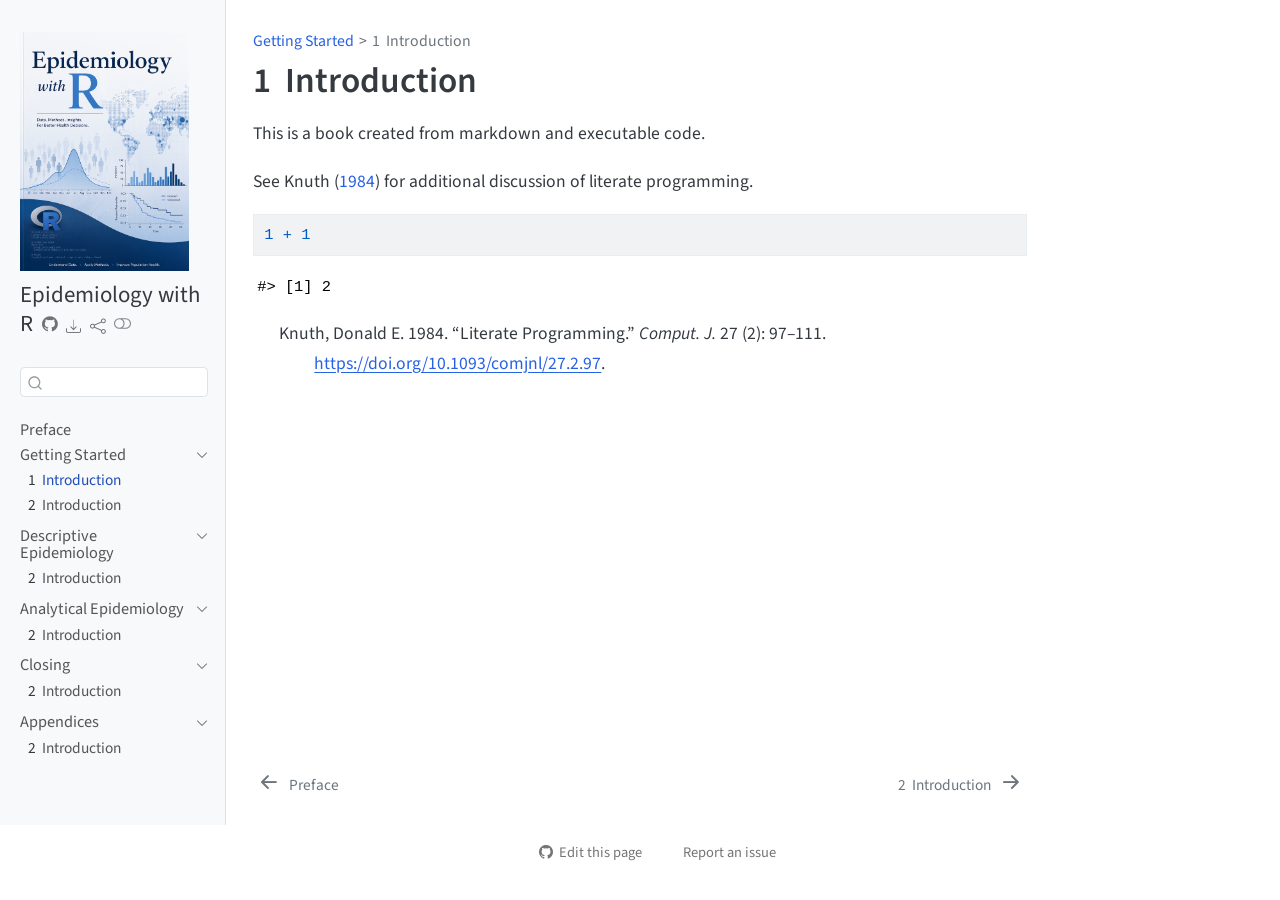
<file: _book/section1/chapter1/chapter1.html>
<!DOCTYPE html>
<html xmlns="http://www.w3.org/1999/xhtml" lang="en" xml:lang="en"><head>

<meta charset="utf-8">
<meta name="generator" content="quarto-1.7.31">

<meta name="viewport" content="width=device-width, initial-scale=1.0, user-scalable=yes">


<title>1&nbsp; Introduction – Epidemiology with R</title>
<style>
code{white-space: pre-wrap;}
span.smallcaps{font-variant: small-caps;}
div.columns{display: flex; gap: min(4vw, 1.5em);}
div.column{flex: auto; overflow-x: auto;}
div.hanging-indent{margin-left: 1.5em; text-indent: -1.5em;}
ul.task-list{list-style: none;}
ul.task-list li input[type="checkbox"] {
  width: 0.8em;
  margin: 0 0.8em 0.2em -1em; /* quarto-specific, see https://github.com/quarto-dev/quarto-cli/issues/4556 */ 
  vertical-align: middle;
}
/* CSS for syntax highlighting */
html { -webkit-text-size-adjust: 100%; }
pre > code.sourceCode { white-space: pre; position: relative; }
pre > code.sourceCode > span { display: inline-block; line-height: 1.25; }
pre > code.sourceCode > span:empty { height: 1.2em; }
.sourceCode { overflow: visible; }
code.sourceCode > span { color: inherit; text-decoration: inherit; }
div.sourceCode { margin: 1em 0; }
pre.sourceCode { margin: 0; }
@media screen {
div.sourceCode { overflow: auto; }
}
@media print {
pre > code.sourceCode { white-space: pre-wrap; }
pre > code.sourceCode > span { text-indent: -5em; padding-left: 5em; }
}
pre.numberSource code
  { counter-reset: source-line 0; }
pre.numberSource code > span
  { position: relative; left: -4em; counter-increment: source-line; }
pre.numberSource code > span > a:first-child::before
  { content: counter(source-line);
    position: relative; left: -1em; text-align: right; vertical-align: baseline;
    border: none; display: inline-block;
    -webkit-touch-callout: none; -webkit-user-select: none;
    -khtml-user-select: none; -moz-user-select: none;
    -ms-user-select: none; user-select: none;
    padding: 0 4px; width: 4em;
  }
pre.numberSource { margin-left: 3em;  padding-left: 4px; }
div.sourceCode
  {   }
@media screen {
pre > code.sourceCode > span > a:first-child::before { text-decoration: underline; }
}
/* CSS for citations */
div.csl-bib-body { }
div.csl-entry {
  clear: both;
  margin-bottom: 0em;
}
.hanging-indent div.csl-entry {
  margin-left:2em;
  text-indent:-2em;
}
div.csl-left-margin {
  min-width:2em;
  float:left;
}
div.csl-right-inline {
  margin-left:2em;
  padding-left:1em;
}
div.csl-indent {
  margin-left: 2em;
}</style>


<script src="../../site_libs/quarto-nav/quarto-nav.js"></script>
<script src="../../site_libs/quarto-nav/headroom.min.js"></script>
<script src="../../site_libs/clipboard/clipboard.min.js"></script>
<script src="../../site_libs/quarto-search/autocomplete.umd.js"></script>
<script src="../../site_libs/quarto-search/fuse.min.js"></script>
<script src="../../site_libs/quarto-search/quarto-search.js"></script>
<meta name="quarto:offset" content="../../">
<link href="../../intro.html" rel="next">
<link href="../../index.html" rel="prev">
<link href="../../cover.png" rel="icon" type="image/png">
<script src="../../site_libs/quarto-html/quarto.js" type="module"></script>
<script src="../../site_libs/quarto-html/tabsets/tabsets.js" type="module"></script>
<script src="../../site_libs/quarto-html/popper.min.js"></script>
<script src="../../site_libs/quarto-html/tippy.umd.min.js"></script>
<script src="../../site_libs/quarto-html/anchor.min.js"></script>
<link href="../../site_libs/quarto-html/tippy.css" rel="stylesheet">
<link href="../../site_libs/quarto-html/quarto-syntax-highlighting-4a990d8dcb58f517c7c86712b8f2ac7c.css" rel="stylesheet" class="quarto-color-scheme" id="quarto-text-highlighting-styles">
<link href="../../site_libs/quarto-html/quarto-syntax-highlighting-dark-46f4cc9626f044588a66931b604fc9c8.css" rel="stylesheet" class="quarto-color-scheme quarto-color-alternate" id="quarto-text-highlighting-styles">
<link href="../../site_libs/quarto-html/quarto-syntax-highlighting-4a990d8dcb58f517c7c86712b8f2ac7c.css" rel="stylesheet" class="quarto-color-scheme-extra" id="quarto-text-highlighting-styles">
<script src="../../site_libs/bootstrap/bootstrap.min.js"></script>
<link href="../../site_libs/bootstrap/bootstrap-icons.css" rel="stylesheet">
<link href="../../site_libs/bootstrap/bootstrap-b7a59ac9f7e3a770d9eeb162b88b5d40.min.css" rel="stylesheet" append-hash="true" class="quarto-color-scheme" id="quarto-bootstrap" data-mode="light">
<link href="../../site_libs/bootstrap/bootstrap-dark-f524101b5d1cb1deb615440f12630413.min.css" rel="stylesheet" append-hash="true" class="quarto-color-scheme quarto-color-alternate" id="quarto-bootstrap" data-mode="dark">
<link href="../../site_libs/bootstrap/bootstrap-b7a59ac9f7e3a770d9eeb162b88b5d40.min.css" rel="stylesheet" append-hash="true" class="quarto-color-scheme-extra" id="quarto-bootstrap" data-mode="light">
<script id="quarto-search-options" type="application/json">{
  "location": "sidebar",
  "copy-button": false,
  "collapse-after": 3,
  "panel-placement": "start",
  "type": "textbox",
  "limit": 50,
  "keyboard-shortcut": [
    "f",
    "/",
    "s"
  ],
  "show-item-context": false,
  "language": {
    "search-no-results-text": "No results",
    "search-matching-documents-text": "matching documents",
    "search-copy-link-title": "Copy link to search",
    "search-hide-matches-text": "Hide additional matches",
    "search-more-match-text": "more match in this document",
    "search-more-matches-text": "more matches in this document",
    "search-clear-button-title": "Clear",
    "search-text-placeholder": "",
    "search-detached-cancel-button-title": "Cancel",
    "search-submit-button-title": "Submit",
    "search-label": "Search"
  }
}</script>
<style>html{ scroll-behavior: smooth; }</style>


</head>

<body class="nav-sidebar docked quarto-light"><script id="quarto-html-before-body" type="application/javascript">
    const toggleBodyColorMode = (bsSheetEl) => {
      const mode = bsSheetEl.getAttribute("data-mode");
      const bodyEl = window.document.querySelector("body");
      if (mode === "dark") {
        bodyEl.classList.add("quarto-dark");
        bodyEl.classList.remove("quarto-light");
      } else {
        bodyEl.classList.add("quarto-light");
        bodyEl.classList.remove("quarto-dark");
      }
    }
    const toggleBodyColorPrimary = () => {
      const bsSheetEl = window.document.querySelector("link#quarto-bootstrap:not([rel=disabled-stylesheet])");
      if (bsSheetEl) {
        toggleBodyColorMode(bsSheetEl);
      }
    }
    const setColorSchemeToggle = (alternate) => {
      const toggles = window.document.querySelectorAll('.quarto-color-scheme-toggle');
      for (let i=0; i < toggles.length; i++) {
        const toggle = toggles[i];
        if (toggle) {
          if (alternate) {
            toggle.classList.add("alternate");
          } else {
            toggle.classList.remove("alternate");
          }
        }
      }
    };
    const toggleColorMode = (alternate) => {
      // Switch the stylesheets
      const primaryStylesheets = window.document.querySelectorAll('link.quarto-color-scheme:not(.quarto-color-alternate)');
      const alternateStylesheets = window.document.querySelectorAll('link.quarto-color-scheme.quarto-color-alternate');
      manageTransitions('#quarto-margin-sidebar .nav-link', false);
      if (alternate) {
        // note: dark is layered on light, we don't disable primary!
        enableStylesheet(alternateStylesheets);
        for (const sheetNode of alternateStylesheets) {
          if (sheetNode.id === "quarto-bootstrap") {
            toggleBodyColorMode(sheetNode);
          }
        }
      } else {
        disableStylesheet(alternateStylesheets);
        enableStylesheet(primaryStylesheets)
        toggleBodyColorPrimary();
      }
      manageTransitions('#quarto-margin-sidebar .nav-link', true);
      // Switch the toggles
      setColorSchemeToggle(alternate)
      // Hack to workaround the fact that safari doesn't
      // properly recolor the scrollbar when toggling (#1455)
      if (navigator.userAgent.indexOf('Safari') > 0 && navigator.userAgent.indexOf('Chrome') == -1) {
        manageTransitions("body", false);
        window.scrollTo(0, 1);
        setTimeout(() => {
          window.scrollTo(0, 0);
          manageTransitions("body", true);
        }, 40);
      }
    }
    const disableStylesheet = (stylesheets) => {
      for (let i=0; i < stylesheets.length; i++) {
        const stylesheet = stylesheets[i];
        stylesheet.rel = 'disabled-stylesheet';
      }
    }
    const enableStylesheet = (stylesheets) => {
      for (let i=0; i < stylesheets.length; i++) {
        const stylesheet = stylesheets[i];
        if(stylesheet.rel !== 'stylesheet') { // for Chrome, which will still FOUC without this check
          stylesheet.rel = 'stylesheet';
        }
      }
    }
    const manageTransitions = (selector, allowTransitions) => {
      const els = window.document.querySelectorAll(selector);
      for (let i=0; i < els.length; i++) {
        const el = els[i];
        if (allowTransitions) {
          el.classList.remove('notransition');
        } else {
          el.classList.add('notransition');
        }
      }
    }
    const isFileUrl = () => {
      return window.location.protocol === 'file:';
    }
    const hasAlternateSentinel = () => {
      let styleSentinel = getColorSchemeSentinel();
      if (styleSentinel !== null) {
        return styleSentinel === "alternate";
      } else {
        return false;
      }
    }
    const setStyleSentinel = (alternate) => {
      const value = alternate ? "alternate" : "default";
      if (!isFileUrl()) {
        window.localStorage.setItem("quarto-color-scheme", value);
      } else {
        localAlternateSentinel = value;
      }
    }
    const getColorSchemeSentinel = () => {
      if (!isFileUrl()) {
        const storageValue = window.localStorage.getItem("quarto-color-scheme");
        return storageValue != null ? storageValue : localAlternateSentinel;
      } else {
        return localAlternateSentinel;
      }
    }
    const toggleGiscusIfUsed = (isAlternate, darkModeDefault) => {
      const baseTheme = document.querySelector('#giscus-base-theme')?.value ?? 'light';
      const alternateTheme = document.querySelector('#giscus-alt-theme')?.value ?? 'dark';
      let newTheme = '';
      if(authorPrefersDark) {
        newTheme = isAlternate ? baseTheme : alternateTheme;
      } else {
        newTheme = isAlternate ? alternateTheme : baseTheme;
      }
      const changeGiscusTheme = () => {
        // From: https://github.com/giscus/giscus/issues/336
        const sendMessage = (message) => {
          const iframe = document.querySelector('iframe.giscus-frame');
          if (!iframe) return;
          iframe.contentWindow.postMessage({ giscus: message }, 'https://giscus.app');
        }
        sendMessage({
          setConfig: {
            theme: newTheme
          }
        });
      }
      const isGiscussLoaded = window.document.querySelector('iframe.giscus-frame') !== null;
      if (isGiscussLoaded) {
        changeGiscusTheme();
      }
    };
    const authorPrefersDark = false;
    const darkModeDefault = authorPrefersDark;
      document.querySelector('link#quarto-text-highlighting-styles.quarto-color-scheme-extra').rel = 'disabled-stylesheet';
      document.querySelector('link#quarto-bootstrap.quarto-color-scheme-extra').rel = 'disabled-stylesheet';
    let localAlternateSentinel = darkModeDefault ? 'alternate' : 'default';
    // Dark / light mode switch
    window.quartoToggleColorScheme = () => {
      // Read the current dark / light value
      let toAlternate = !hasAlternateSentinel();
      toggleColorMode(toAlternate);
      setStyleSentinel(toAlternate);
      toggleGiscusIfUsed(toAlternate, darkModeDefault);
      window.dispatchEvent(new Event('resize'));
    };
    // Switch to dark mode if need be
    if (hasAlternateSentinel()) {
      toggleColorMode(true);
    } else {
      toggleColorMode(false);
    }
  </script>

<div id="quarto-search-results"></div>
  <header id="quarto-header" class="headroom fixed-top">
  <nav class="quarto-secondary-nav">
    <div class="container-fluid d-flex">
      <button type="button" class="quarto-btn-toggle btn" data-bs-toggle="collapse" role="button" data-bs-target=".quarto-sidebar-collapse-item" aria-controls="quarto-sidebar" aria-expanded="false" aria-label="Toggle sidebar navigation" onclick="if (window.quartoToggleHeadroom) { window.quartoToggleHeadroom(); }">
        <i class="bi bi-layout-text-sidebar-reverse"></i>
      </button>
        <nav class="quarto-page-breadcrumbs" aria-label="breadcrumb"><ol class="breadcrumb"><li class="breadcrumb-item"><a href="../../section1/chapter1/chapter1.html">Getting Started</a></li><li class="breadcrumb-item"><a href="../../section1/chapter1/chapter1.html"><span class="chapter-number">1</span>&nbsp; <span class="chapter-title">Introduction</span></a></li></ol></nav>
        <a class="flex-grow-1" role="navigation" data-bs-toggle="collapse" data-bs-target=".quarto-sidebar-collapse-item" aria-controls="quarto-sidebar" aria-expanded="false" aria-label="Toggle sidebar navigation" onclick="if (window.quartoToggleHeadroom) { window.quartoToggleHeadroom(); }">      
        </a>
      <button type="button" class="btn quarto-search-button" aria-label="Search" onclick="window.quartoOpenSearch();">
        <i class="bi bi-search"></i>
      </button>
    </div>
  </nav>
</header>
<!-- content -->
<div id="quarto-content" class="quarto-container page-columns page-rows-contents page-layout-article">
<!-- sidebar -->
  <nav id="quarto-sidebar" class="sidebar collapse collapse-horizontal quarto-sidebar-collapse-item sidebar-navigation docked overflow-auto">
    <div class="pt-lg-2 mt-2 text-left sidebar-header sidebar-header-stacked">
      <a href="../../index.html" class="sidebar-logo-link">
      <img src="../../cover.png" alt="" class="sidebar-logo py-0 d-lg-inline d-none">
      </a>
    <div class="sidebar-title mb-0 py-0">
      <a href="../../">Epidemiology with R</a> 
        <div class="sidebar-tools-main tools-wide">
    <a href="https://github.com/yourusername/epi-r-book" title="Source Code" class="quarto-navigation-tool px-1" aria-label="Source Code"><i class="bi bi-github"></i></a>
    <div class="dropdown">
      <a href="" title="Download" id="quarto-navigation-tool-dropdown-0" class="quarto-navigation-tool dropdown-toggle px-1" data-bs-toggle="dropdown" aria-expanded="false" role="link" aria-label="Download"><i class="bi bi-download"></i></a>
      <ul class="dropdown-menu" aria-labelledby="quarto-navigation-tool-dropdown-0">
          <li>
            <a class="dropdown-item sidebar-tools-main-item" href="../../Epidemiology-with-R.pdf">
              <i class="bi bi-file-pdf pe-1"></i>
            Download PDF
            </a>
          </li>
          <li>
            <a class="dropdown-item sidebar-tools-main-item" href="../../Epidemiology-with-R.epub">
              <i class="bi bi-journal pe-1"></i>
            Download ePub
            </a>
          </li>
      </ul>
    </div>
    <div class="dropdown">
      <a href="" title="Share" id="quarto-navigation-tool-dropdown-1" class="quarto-navigation-tool dropdown-toggle px-1" data-bs-toggle="dropdown" aria-expanded="false" role="link" aria-label="Share"><i class="bi bi-share"></i></a>
      <ul class="dropdown-menu" aria-labelledby="quarto-navigation-tool-dropdown-1">
          <li>
            <a class="dropdown-item sidebar-tools-main-item" href="https://twitter.com/intent/tweet?url=|url|">
              <i class="bi bi-twitter pe-1"></i>
            Twitter
            </a>
          </li>
          <li>
            <a class="dropdown-item sidebar-tools-main-item" href="https://www.linkedin.com/sharing/share-offsite/?url=|url|">
              <i class="bi bi-linkedin pe-1"></i>
            LinkedIn
            </a>
          </li>
      </ul>
    </div>
  <a href="" class="quarto-color-scheme-toggle quarto-navigation-tool  px-1" onclick="window.quartoToggleColorScheme(); return false;" title="Toggle dark mode"><i class="bi"></i></a>
</div>
    </div>
      </div>
        <div class="mt-2 flex-shrink-0 align-items-center">
        <div class="sidebar-search">
        <div id="quarto-search" class="" title="Search"></div>
        </div>
        </div>
    <div class="sidebar-menu-container"> 
    <ul class="list-unstyled mt-1">
        <li class="sidebar-item">
  <div class="sidebar-item-container"> 
  <a href="../../index.html" class="sidebar-item-text sidebar-link">
 <span class="menu-text">Preface</span></a>
  </div>
</li>
        <li class="sidebar-item sidebar-item-section">
      <div class="sidebar-item-container"> 
            <a class="sidebar-item-text sidebar-link text-start" data-bs-toggle="collapse" data-bs-target="#quarto-sidebar-section-1" role="navigation" aria-expanded="true">
 <span class="menu-text">Getting Started</span></a>
          <a class="sidebar-item-toggle text-start" data-bs-toggle="collapse" data-bs-target="#quarto-sidebar-section-1" role="navigation" aria-expanded="true" aria-label="Toggle section">
            <i class="bi bi-chevron-right ms-2"></i>
          </a> 
      </div>
      <ul id="quarto-sidebar-section-1" class="collapse list-unstyled sidebar-section depth1 show">  
          <li class="sidebar-item">
  <div class="sidebar-item-container"> 
  <a href="../../section1/chapter1/chapter1.html" class="sidebar-item-text sidebar-link active">
 <span class="menu-text"><span class="chapter-number">1</span>&nbsp; <span class="chapter-title">Introduction</span></span></a>
  </div>
</li>
          <li class="sidebar-item">
  <div class="sidebar-item-container"> 
  <a href="../../intro.html" class="sidebar-item-text sidebar-link">
 <span class="menu-text"><span class="chapter-number">2</span>&nbsp; <span class="chapter-title">Introduction</span></span></a>
  </div>
</li>
      </ul>
  </li>
        <li class="sidebar-item sidebar-item-section">
      <div class="sidebar-item-container"> 
            <a class="sidebar-item-text sidebar-link text-start" data-bs-toggle="collapse" data-bs-target="#quarto-sidebar-section-2" role="navigation" aria-expanded="true">
 <span class="menu-text">Descriptive Epidemiology</span></a>
          <a class="sidebar-item-toggle text-start" data-bs-toggle="collapse" data-bs-target="#quarto-sidebar-section-2" role="navigation" aria-expanded="true" aria-label="Toggle section">
            <i class="bi bi-chevron-right ms-2"></i>
          </a> 
      </div>
      <ul id="quarto-sidebar-section-2" class="collapse list-unstyled sidebar-section depth1 show">  
          <li class="sidebar-item">
  <div class="sidebar-item-container"> 
  <a href="../../intro.html" class="sidebar-item-text sidebar-link">
 <span class="menu-text"><span class="chapter-number">2</span>&nbsp; <span class="chapter-title">Introduction</span></span></a>
  </div>
</li>
      </ul>
  </li>
        <li class="sidebar-item sidebar-item-section">
      <div class="sidebar-item-container"> 
            <a class="sidebar-item-text sidebar-link text-start" data-bs-toggle="collapse" data-bs-target="#quarto-sidebar-section-3" role="navigation" aria-expanded="true">
 <span class="menu-text">Analytical Epidemiology</span></a>
          <a class="sidebar-item-toggle text-start" data-bs-toggle="collapse" data-bs-target="#quarto-sidebar-section-3" role="navigation" aria-expanded="true" aria-label="Toggle section">
            <i class="bi bi-chevron-right ms-2"></i>
          </a> 
      </div>
      <ul id="quarto-sidebar-section-3" class="collapse list-unstyled sidebar-section depth1 show">  
          <li class="sidebar-item">
  <div class="sidebar-item-container"> 
  <a href="../../intro.html" class="sidebar-item-text sidebar-link">
 <span class="menu-text"><span class="chapter-number">2</span>&nbsp; <span class="chapter-title">Introduction</span></span></a>
  </div>
</li>
      </ul>
  </li>
        <li class="sidebar-item sidebar-item-section">
      <div class="sidebar-item-container"> 
            <a class="sidebar-item-text sidebar-link text-start" data-bs-toggle="collapse" data-bs-target="#quarto-sidebar-section-4" role="navigation" aria-expanded="true">
 <span class="menu-text">Closing</span></a>
          <a class="sidebar-item-toggle text-start" data-bs-toggle="collapse" data-bs-target="#quarto-sidebar-section-4" role="navigation" aria-expanded="true" aria-label="Toggle section">
            <i class="bi bi-chevron-right ms-2"></i>
          </a> 
      </div>
      <ul id="quarto-sidebar-section-4" class="collapse list-unstyled sidebar-section depth1 show">  
          <li class="sidebar-item">
  <div class="sidebar-item-container"> 
  <a href="../../intro.html" class="sidebar-item-text sidebar-link">
 <span class="menu-text"><span class="chapter-number">2</span>&nbsp; <span class="chapter-title">Introduction</span></span></a>
  </div>
</li>
      </ul>
  </li>
        <li class="sidebar-item sidebar-item-section">
      <div class="sidebar-item-container"> 
            <a class="sidebar-item-text sidebar-link text-start" data-bs-toggle="collapse" data-bs-target="#quarto-sidebar-section-5" role="navigation" aria-expanded="true">
 <span class="menu-text">Appendices</span></a>
          <a class="sidebar-item-toggle text-start" data-bs-toggle="collapse" data-bs-target="#quarto-sidebar-section-5" role="navigation" aria-expanded="true" aria-label="Toggle section">
            <i class="bi bi-chevron-right ms-2"></i>
          </a> 
      </div>
      <ul id="quarto-sidebar-section-5" class="collapse list-unstyled sidebar-section depth1 show">  
          <li class="sidebar-item">
  <div class="sidebar-item-container"> 
  <a href="../../intro.html" class="sidebar-item-text sidebar-link">
 <span class="menu-text"><span class="chapter-number">2</span>&nbsp; <span class="chapter-title">Introduction</span></span></a>
  </div>
</li>
      </ul>
  </li>
    </ul>
    </div>
</nav>
<div id="quarto-sidebar-glass" class="quarto-sidebar-collapse-item" data-bs-toggle="collapse" data-bs-target=".quarto-sidebar-collapse-item"></div>
<!-- margin-sidebar -->
    <div id="quarto-margin-sidebar" class="sidebar margin-sidebar zindex-bottom">
        
    </div>
<!-- main -->
<main class="content" id="quarto-document-content">


<header id="title-block-header" class="quarto-title-block default"><nav class="quarto-page-breadcrumbs quarto-title-breadcrumbs d-none d-lg-block" aria-label="breadcrumb"><ol class="breadcrumb"><li class="breadcrumb-item"><a href="../../section1/chapter1/chapter1.html">Getting Started</a></li><li class="breadcrumb-item"><a href="../../section1/chapter1/chapter1.html"><span class="chapter-number">1</span>&nbsp; <span class="chapter-title">Introduction</span></a></li></ol></nav>
<div class="quarto-title">
<h1 class="title"><span class="chapter-number">1</span>&nbsp; <span class="chapter-title">Introduction</span></h1>
</div>



<div class="quarto-title-meta">

    
  
    
  </div>
  


</header>


<p>This is a book created from markdown and executable code.</p>
<p>See <span class="citation" data-cites="knuth84">Knuth (<a href="#ref-knuth84" role="doc-biblioref">1984</a>)</span> for additional discussion of literate programming.</p>
<div class="cell" data-layout-align="center">
<div class="sourceCode cell-code" id="cb1"><pre class="sourceCode r code-with-copy"><code class="sourceCode r"><span id="cb1-1"><a href="#cb1-1" aria-hidden="true" tabindex="-1"></a><span class="dv">1</span> <span class="sc">+</span> <span class="dv">1</span></span></code><button title="Copy to Clipboard" class="code-copy-button"><i class="bi"></i></button></pre></div>
<div class="cell-output cell-output-stdout">
<pre><code>#&gt; [1] 2</code></pre>
</div>
</div>


<div id="refs" class="references csl-bib-body hanging-indent" data-entry-spacing="0" role="list">
<div id="ref-knuth84" class="csl-entry" role="listitem">
Knuth, Donald E. 1984. <span>“Literate Programming.”</span> <em>Comput. J.</em> 27 (2): 97–111. <a href="https://doi.org/10.1093/comjnl/27.2.97">https://doi.org/10.1093/comjnl/27.2.97</a>.
</div>
</div>

</main> <!-- /main -->
<script id="quarto-html-after-body" type="application/javascript">
  window.document.addEventListener("DOMContentLoaded", function (event) {
    // Ensure there is a toggle, if there isn't float one in the top right
    if (window.document.querySelector('.quarto-color-scheme-toggle') === null) {
      const a = window.document.createElement('a');
      a.classList.add('top-right');
      a.classList.add('quarto-color-scheme-toggle');
      a.href = "";
      a.onclick = function() { try { window.quartoToggleColorScheme(); } catch {} return false; };
      const i = window.document.createElement("i");
      i.classList.add('bi');
      a.appendChild(i);
      window.document.body.appendChild(a);
    }
    setColorSchemeToggle(hasAlternateSentinel())
    const icon = "";
    const anchorJS = new window.AnchorJS();
    anchorJS.options = {
      placement: 'right',
      icon: icon
    };
    anchorJS.add('.anchored');
    const isCodeAnnotation = (el) => {
      for (const clz of el.classList) {
        if (clz.startsWith('code-annotation-')) {                     
          return true;
        }
      }
      return false;
    }
    const onCopySuccess = function(e) {
      // button target
      const button = e.trigger;
      // don't keep focus
      button.blur();
      // flash "checked"
      button.classList.add('code-copy-button-checked');
      var currentTitle = button.getAttribute("title");
      button.setAttribute("title", "Copied!");
      let tooltip;
      if (window.bootstrap) {
        button.setAttribute("data-bs-toggle", "tooltip");
        button.setAttribute("data-bs-placement", "left");
        button.setAttribute("data-bs-title", "Copied!");
        tooltip = new bootstrap.Tooltip(button, 
          { trigger: "manual", 
            customClass: "code-copy-button-tooltip",
            offset: [0, -8]});
        tooltip.show();    
      }
      setTimeout(function() {
        if (tooltip) {
          tooltip.hide();
          button.removeAttribute("data-bs-title");
          button.removeAttribute("data-bs-toggle");
          button.removeAttribute("data-bs-placement");
        }
        button.setAttribute("title", currentTitle);
        button.classList.remove('code-copy-button-checked');
      }, 1000);
      // clear code selection
      e.clearSelection();
    }
    const getTextToCopy = function(trigger) {
        const codeEl = trigger.previousElementSibling.cloneNode(true);
        for (const childEl of codeEl.children) {
          if (isCodeAnnotation(childEl)) {
            childEl.remove();
          }
        }
        return codeEl.innerText;
    }
    const clipboard = new window.ClipboardJS('.code-copy-button:not([data-in-quarto-modal])', {
      text: getTextToCopy
    });
    clipboard.on('success', onCopySuccess);
    if (window.document.getElementById('quarto-embedded-source-code-modal')) {
      const clipboardModal = new window.ClipboardJS('.code-copy-button[data-in-quarto-modal]', {
        text: getTextToCopy,
        container: window.document.getElementById('quarto-embedded-source-code-modal')
      });
      clipboardModal.on('success', onCopySuccess);
    }
      var localhostRegex = new RegExp(/^(?:http|https):\/\/localhost\:?[0-9]*\//);
      var mailtoRegex = new RegExp(/^mailto:/);
        var filterRegex = new RegExp('/' + window.location.host + '/');
      var isInternal = (href) => {
          return filterRegex.test(href) || localhostRegex.test(href) || mailtoRegex.test(href);
      }
      // Inspect non-navigation links and adorn them if external
     var links = window.document.querySelectorAll('a[href]:not(.nav-link):not(.navbar-brand):not(.toc-action):not(.sidebar-link):not(.sidebar-item-toggle):not(.pagination-link):not(.no-external):not([aria-hidden]):not(.dropdown-item):not(.quarto-navigation-tool):not(.about-link)');
      for (var i=0; i<links.length; i++) {
        const link = links[i];
        if (!isInternal(link.href)) {
          // undo the damage that might have been done by quarto-nav.js in the case of
          // links that we want to consider external
          if (link.dataset.originalHref !== undefined) {
            link.href = link.dataset.originalHref;
          }
        }
      }
    function tippyHover(el, contentFn, onTriggerFn, onUntriggerFn) {
      const config = {
        allowHTML: true,
        maxWidth: 500,
        delay: 100,
        arrow: false,
        appendTo: function(el) {
            return el.parentElement;
        },
        interactive: true,
        interactiveBorder: 10,
        theme: 'quarto',
        placement: 'bottom-start',
      };
      if (contentFn) {
        config.content = contentFn;
      }
      if (onTriggerFn) {
        config.onTrigger = onTriggerFn;
      }
      if (onUntriggerFn) {
        config.onUntrigger = onUntriggerFn;
      }
      window.tippy(el, config); 
    }
    const noterefs = window.document.querySelectorAll('a[role="doc-noteref"]');
    for (var i=0; i<noterefs.length; i++) {
      const ref = noterefs[i];
      tippyHover(ref, function() {
        // use id or data attribute instead here
        let href = ref.getAttribute('data-footnote-href') || ref.getAttribute('href');
        try { href = new URL(href).hash; } catch {}
        const id = href.replace(/^#\/?/, "");
        const note = window.document.getElementById(id);
        if (note) {
          return note.innerHTML;
        } else {
          return "";
        }
      });
    }
    const xrefs = window.document.querySelectorAll('a.quarto-xref');
    const processXRef = (id, note) => {
      // Strip column container classes
      const stripColumnClz = (el) => {
        el.classList.remove("page-full", "page-columns");
        if (el.children) {
          for (const child of el.children) {
            stripColumnClz(child);
          }
        }
      }
      stripColumnClz(note)
      if (id === null || id.startsWith('sec-')) {
        // Special case sections, only their first couple elements
        const container = document.createElement("div");
        if (note.children && note.children.length > 2) {
          container.appendChild(note.children[0].cloneNode(true));
          for (let i = 1; i < note.children.length; i++) {
            const child = note.children[i];
            if (child.tagName === "P" && child.innerText === "") {
              continue;
            } else {
              container.appendChild(child.cloneNode(true));
              break;
            }
          }
          if (window.Quarto?.typesetMath) {
            window.Quarto.typesetMath(container);
          }
          return container.innerHTML
        } else {
          if (window.Quarto?.typesetMath) {
            window.Quarto.typesetMath(note);
          }
          return note.innerHTML;
        }
      } else {
        // Remove any anchor links if they are present
        const anchorLink = note.querySelector('a.anchorjs-link');
        if (anchorLink) {
          anchorLink.remove();
        }
        if (window.Quarto?.typesetMath) {
          window.Quarto.typesetMath(note);
        }
        if (note.classList.contains("callout")) {
          return note.outerHTML;
        } else {
          return note.innerHTML;
        }
      }
    }
    for (var i=0; i<xrefs.length; i++) {
      const xref = xrefs[i];
      tippyHover(xref, undefined, function(instance) {
        instance.disable();
        let url = xref.getAttribute('href');
        let hash = undefined; 
        if (url.startsWith('#')) {
          hash = url;
        } else {
          try { hash = new URL(url).hash; } catch {}
        }
        if (hash) {
          const id = hash.replace(/^#\/?/, "");
          const note = window.document.getElementById(id);
          if (note !== null) {
            try {
              const html = processXRef(id, note.cloneNode(true));
              instance.setContent(html);
            } finally {
              instance.enable();
              instance.show();
            }
          } else {
            // See if we can fetch this
            fetch(url.split('#')[0])
            .then(res => res.text())
            .then(html => {
              const parser = new DOMParser();
              const htmlDoc = parser.parseFromString(html, "text/html");
              const note = htmlDoc.getElementById(id);
              if (note !== null) {
                const html = processXRef(id, note);
                instance.setContent(html);
              } 
            }).finally(() => {
              instance.enable();
              instance.show();
            });
          }
        } else {
          // See if we can fetch a full url (with no hash to target)
          // This is a special case and we should probably do some content thinning / targeting
          fetch(url)
          .then(res => res.text())
          .then(html => {
            const parser = new DOMParser();
            const htmlDoc = parser.parseFromString(html, "text/html");
            const note = htmlDoc.querySelector('main.content');
            if (note !== null) {
              // This should only happen for chapter cross references
              // (since there is no id in the URL)
              // remove the first header
              if (note.children.length > 0 && note.children[0].tagName === "HEADER") {
                note.children[0].remove();
              }
              const html = processXRef(null, note);
              instance.setContent(html);
            } 
          }).finally(() => {
            instance.enable();
            instance.show();
          });
        }
      }, function(instance) {
      });
    }
        let selectedAnnoteEl;
        const selectorForAnnotation = ( cell, annotation) => {
          let cellAttr = 'data-code-cell="' + cell + '"';
          let lineAttr = 'data-code-annotation="' +  annotation + '"';
          const selector = 'span[' + cellAttr + '][' + lineAttr + ']';
          return selector;
        }
        const selectCodeLines = (annoteEl) => {
          const doc = window.document;
          const targetCell = annoteEl.getAttribute("data-target-cell");
          const targetAnnotation = annoteEl.getAttribute("data-target-annotation");
          const annoteSpan = window.document.querySelector(selectorForAnnotation(targetCell, targetAnnotation));
          const lines = annoteSpan.getAttribute("data-code-lines").split(",");
          const lineIds = lines.map((line) => {
            return targetCell + "-" + line;
          })
          let top = null;
          let height = null;
          let parent = null;
          if (lineIds.length > 0) {
              //compute the position of the single el (top and bottom and make a div)
              const el = window.document.getElementById(lineIds[0]);
              top = el.offsetTop;
              height = el.offsetHeight;
              parent = el.parentElement.parentElement;
            if (lineIds.length > 1) {
              const lastEl = window.document.getElementById(lineIds[lineIds.length - 1]);
              const bottom = lastEl.offsetTop + lastEl.offsetHeight;
              height = bottom - top;
            }
            if (top !== null && height !== null && parent !== null) {
              // cook up a div (if necessary) and position it 
              let div = window.document.getElementById("code-annotation-line-highlight");
              if (div === null) {
                div = window.document.createElement("div");
                div.setAttribute("id", "code-annotation-line-highlight");
                div.style.position = 'absolute';
                parent.appendChild(div);
              }
              div.style.top = top - 2 + "px";
              div.style.height = height + 4 + "px";
              div.style.left = 0;
              let gutterDiv = window.document.getElementById("code-annotation-line-highlight-gutter");
              if (gutterDiv === null) {
                gutterDiv = window.document.createElement("div");
                gutterDiv.setAttribute("id", "code-annotation-line-highlight-gutter");
                gutterDiv.style.position = 'absolute';
                const codeCell = window.document.getElementById(targetCell);
                const gutter = codeCell.querySelector('.code-annotation-gutter');
                gutter.appendChild(gutterDiv);
              }
              gutterDiv.style.top = top - 2 + "px";
              gutterDiv.style.height = height + 4 + "px";
            }
            selectedAnnoteEl = annoteEl;
          }
        };
        const unselectCodeLines = () => {
          const elementsIds = ["code-annotation-line-highlight", "code-annotation-line-highlight-gutter"];
          elementsIds.forEach((elId) => {
            const div = window.document.getElementById(elId);
            if (div) {
              div.remove();
            }
          });
          selectedAnnoteEl = undefined;
        };
          // Handle positioning of the toggle
      window.addEventListener(
        "resize",
        throttle(() => {
          elRect = undefined;
          if (selectedAnnoteEl) {
            selectCodeLines(selectedAnnoteEl);
          }
        }, 10)
      );
      function throttle(fn, ms) {
      let throttle = false;
      let timer;
        return (...args) => {
          if(!throttle) { // first call gets through
              fn.apply(this, args);
              throttle = true;
          } else { // all the others get throttled
              if(timer) clearTimeout(timer); // cancel #2
              timer = setTimeout(() => {
                fn.apply(this, args);
                timer = throttle = false;
              }, ms);
          }
        };
      }
        // Attach click handler to the DT
        const annoteDls = window.document.querySelectorAll('dt[data-target-cell]');
        for (const annoteDlNode of annoteDls) {
          annoteDlNode.addEventListener('click', (event) => {
            const clickedEl = event.target;
            if (clickedEl !== selectedAnnoteEl) {
              unselectCodeLines();
              const activeEl = window.document.querySelector('dt[data-target-cell].code-annotation-active');
              if (activeEl) {
                activeEl.classList.remove('code-annotation-active');
              }
              selectCodeLines(clickedEl);
              clickedEl.classList.add('code-annotation-active');
            } else {
              // Unselect the line
              unselectCodeLines();
              clickedEl.classList.remove('code-annotation-active');
            }
          });
        }
    const findCites = (el) => {
      const parentEl = el.parentElement;
      if (parentEl) {
        const cites = parentEl.dataset.cites;
        if (cites) {
          return {
            el,
            cites: cites.split(' ')
          };
        } else {
          return findCites(el.parentElement)
        }
      } else {
        return undefined;
      }
    };
    var bibliorefs = window.document.querySelectorAll('a[role="doc-biblioref"]');
    for (var i=0; i<bibliorefs.length; i++) {
      const ref = bibliorefs[i];
      const citeInfo = findCites(ref);
      if (citeInfo) {
        tippyHover(citeInfo.el, function() {
          var popup = window.document.createElement('div');
          citeInfo.cites.forEach(function(cite) {
            var citeDiv = window.document.createElement('div');
            citeDiv.classList.add('hanging-indent');
            citeDiv.classList.add('csl-entry');
            var biblioDiv = window.document.getElementById('ref-' + cite);
            if (biblioDiv) {
              citeDiv.innerHTML = biblioDiv.innerHTML;
            }
            popup.appendChild(citeDiv);
          });
          return popup.innerHTML;
        });
      }
    }
  });
  </script>
<nav class="page-navigation">
  <div class="nav-page nav-page-previous">
      <a href="../../index.html" class="pagination-link" aria-label="Preface">
        <i class="bi bi-arrow-left-short"></i> <span class="nav-page-text">Preface</span>
      </a>          
  </div>
  <div class="nav-page nav-page-next">
      <a href="../../intro.html" class="pagination-link" aria-label="Introduction">
        <span class="nav-page-text"><span class="chapter-number">2</span>&nbsp; <span class="chapter-title">Introduction</span></span> <i class="bi bi-arrow-right-short"></i>
      </a>
  </div>
</nav>
</div> <!-- /content -->




<footer class="footer"><div class="nav-footer"><div class="nav-footer-center"><div class="toc-actions"><ul><li><a href="https://github.com/yourusername/epi-r-book/edit/main/section1/chapter1/chapter1.qmd" class="toc-action"><i class="bi bi-github"></i>Edit this page</a></li><li><a href="https://github.com/yourusername/epi-r-book/issues/new" class="toc-action"><i class="bi empty"></i>Report an issue</a></li></ul></div></div></div></footer><script src="../../site_libs/quarto-html/zenscroll-min.js"></script>
</body></html>
</file>
<file: _book/site_libs/quarto-html/tippy.css>
.tippy-box[data-animation=fade][data-state=hidden]{opacity:0}[data-tippy-root]{max-width:calc(100vw - 10px)}.tippy-box{position:relative;background-color:#333;color:#fff;border-radius:4px;font-size:14px;line-height:1.4;white-space:normal;outline:0;transition-property:transform,visibility,opacity}.tippy-box[data-placement^=top]>.tippy-arrow{bottom:0}.tippy-box[data-placement^=top]>.tippy-arrow:before{bottom:-7px;left:0;border-width:8px 8px 0;border-top-color:initial;transform-origin:center top}.tippy-box[data-placement^=bottom]>.tippy-arrow{top:0}.tippy-box[data-placement^=bottom]>.tippy-arrow:before{top:-7px;left:0;border-width:0 8px 8px;border-bottom-color:initial;transform-origin:center bottom}.tippy-box[data-placement^=left]>.tippy-arrow{right:0}.tippy-box[data-placement^=left]>.tippy-arrow:before{border-width:8px 0 8px 8px;border-left-color:initial;right:-7px;transform-origin:center left}.tippy-box[data-placement^=right]>.tippy-arrow{left:0}.tippy-box[data-placement^=right]>.tippy-arrow:before{left:-7px;border-width:8px 8px 8px 0;border-right-color:initial;transform-origin:center right}.tippy-box[data-inertia][data-state=visible]{transition-timing-function:cubic-bezier(.54,1.5,.38,1.11)}.tippy-arrow{width:16px;height:16px;color:#333}.tippy-arrow:before{content:"";position:absolute;border-color:transparent;border-style:solid}.tippy-content{position:relative;padding:5px 9px;z-index:1}
</file>
<file: _book/site_libs/quarto-html/quarto-syntax-highlighting-4a990d8dcb58f517c7c86712b8f2ac7c.css>
/* quarto syntax highlight colors */
:root {
  --quarto-hl-al-color: #ff5555;
  --quarto-hl-an-color: #6a737d;
  --quarto-hl-at-color: #d73a49;
  --quarto-hl-bn-color: #005cc5;
  --quarto-hl-bu-color: #d73a49;
  --quarto-hl-ch-color: #032f62;
  --quarto-hl-co-color: #6a737d;
  --quarto-hl-cv-color: #6a737d;
  --quarto-hl-cn-color: #005cc5;
  --quarto-hl-cf-color: #d73a49;
  --quarto-hl-dt-color: #d73a49;
  --quarto-hl-dv-color: #005cc5;
  --quarto-hl-do-color: #6a737d;
  --quarto-hl-er-color: #ff5555;
  --quarto-hl-ex-color: #d73a49;
  --quarto-hl-fl-color: #005cc5;
  --quarto-hl-fu-color: #6f42c1;
  --quarto-hl-im-color: #032f62;
  --quarto-hl-in-color: #6a737d;
  --quarto-hl-kw-color: #d73a49;
  --quarto-hl-op-color: #24292e;
  --quarto-hl-pp-color: #d73a49;
  --quarto-hl-re-color: #6a737d;
  --quarto-hl-sc-color: #005cc5;
  --quarto-hl-ss-color: #032f62;
  --quarto-hl-st-color: #032f62;
  --quarto-hl-va-color: #e36209;
  --quarto-hl-vs-color: #032f62;
  --quarto-hl-wa-color: #ff5555;
}

/* other quarto variables */
:root {
  --quarto-font-monospace: SFMono-Regular, Menlo, Monaco, Consolas, "Liberation Mono", "Courier New", monospace;
}

/* syntax highlight based on Pandoc's rules */
pre > code.sourceCode > span {
  color: #24292e;
}

code.sourceCode > span {
  color: #24292e;
}

div.sourceCode,
div.sourceCode pre.sourceCode {
  color: #24292e;
}

/* Normal */
code span {
  color: #24292e;
}

/* Alert */
code span.al {
  font-weight: bold;
  color: #ff5555;
}

/* Annotation */
code span.an {
  color: #6a737d;
}

/* Attribute */
code span.at {
  color: #d73a49;
}

/* BaseN */
code span.bn {
  color: #005cc5;
}

/* BuiltIn */
code span.bu {
  color: #d73a49;
}

/* ControlFlow */
code span.cf {
  color: #d73a49;
}

/* Char */
code span.ch {
  color: #032f62;
}

/* Constant */
code span.cn {
  color: #005cc5;
}

/* Comment */
code span.co {
  color: #6a737d;
}

/* CommentVar */
code span.cv {
  color: #6a737d;
}

/* Documentation */
code span.do {
  color: #6a737d;
}

/* DataType */
code span.dt {
  color: #d73a49;
}

/* DecVal */
code span.dv {
  color: #005cc5;
}

/* Error */
code span.er {
  color: #ff5555;
  text-decoration: underline;
}

/* Extension */
code span.ex {
  font-weight: bold;
  color: #d73a49;
}

/* Float */
code span.fl {
  color: #005cc5;
}

/* Function */
code span.fu {
  color: #6f42c1;
}

/* Import */
code span.im {
  color: #032f62;
}

/* Information */
code span.in {
  color: #6a737d;
}

/* Keyword */
code span.kw {
  color: #d73a49;
}

/* Operator */
code span.op {
  color: #24292e;
}

/* Preprocessor */
code span.pp {
  color: #d73a49;
}

/* RegionMarker */
code span.re {
  color: #6a737d;
}

/* SpecialChar */
code span.sc {
  color: #005cc5;
}

/* SpecialString */
code span.ss {
  color: #032f62;
}

/* String */
code span.st {
  color: #032f62;
}

/* Variable */
code span.va {
  color: #e36209;
}

/* VerbatimString */
code span.vs {
  color: #032f62;
}

/* Warning */
code span.wa {
  color: #ff5555;
}

.prevent-inlining {
  content: "</";
}

/*# sourceMappingURL=5cac24e7f069ae83c1ab9213984fd0e2.css.map */
</file>
<file: _book/site_libs/quarto-html/quarto-syntax-highlighting-dark-46f4cc9626f044588a66931b604fc9c8.css>
/* quarto syntax highlight colors */
:root {
  --quarto-hl-al-color: #ff5555;
  --quarto-hl-an-color: #6a737d;
  --quarto-hl-at-color: #f97583;
  --quarto-hl-bn-color: #79b8ff;
  --quarto-hl-bu-color: #f97583;
  --quarto-hl-ch-color: #9ecbff;
  --quarto-hl-co-color: #6a737d;
  --quarto-hl-cv-color: #6a737d;
  --quarto-hl-cn-color: #79b8ff;
  --quarto-hl-cf-color: #f97583;
  --quarto-hl-dt-color: #f97583;
  --quarto-hl-dv-color: #79b8ff;
  --quarto-hl-do-color: #6a737d;
  --quarto-hl-er-color: #ff5555;
  --quarto-hl-ex-color: #f97583;
  --quarto-hl-fl-color: #79b8ff;
  --quarto-hl-fu-color: #b392f0;
  --quarto-hl-im-color: #9ecbff;
  --quarto-hl-in-color: #6a737d;
  --quarto-hl-kw-color: #f97583;
  --quarto-hl-op-color: #e1e4e8;
  --quarto-hl-pp-color: #f97583;
  --quarto-hl-re-color: #6a737d;
  --quarto-hl-sc-color: #79b8ff;
  --quarto-hl-ss-color: #9ecbff;
  --quarto-hl-st-color: #9ecbff;
  --quarto-hl-va-color: #ffab70;
  --quarto-hl-vs-color: #9ecbff;
  --quarto-hl-wa-color: #ff5555;
}

/* other quarto variables */
:root {
  --quarto-font-monospace: SFMono-Regular, Menlo, Monaco, Consolas, "Liberation Mono", "Courier New", monospace;
}

/* syntax highlight based on Pandoc's rules */
pre > code.sourceCode > span {
  color: #e1e4e8;
}

code.sourceCode > span {
  color: #e1e4e8;
}

div.sourceCode,
div.sourceCode pre.sourceCode {
  color: #e1e4e8;
}

/* Normal */
code span {
  color: #e1e4e8;
}

/* Alert */
code span.al {
  font-weight: bold;
  color: #ff5555;
}

/* Annotation */
code span.an {
  color: #6a737d;
}

/* Attribute */
code span.at {
  color: #f97583;
}

/* BaseN */
code span.bn {
  color: #79b8ff;
}

/* BuiltIn */
code span.bu {
  color: #f97583;
}

/* ControlFlow */
code span.cf {
  color: #f97583;
}

/* Char */
code span.ch {
  color: #9ecbff;
}

/* Constant */
code span.cn {
  color: #79b8ff;
}

/* Comment */
code span.co {
  color: #6a737d;
}

/* CommentVar */
code span.cv {
  color: #6a737d;
}

/* Documentation */
code span.do {
  color: #6a737d;
}

/* DataType */
code span.dt {
  color: #f97583;
}

/* DecVal */
code span.dv {
  color: #79b8ff;
}

/* Error */
code span.er {
  color: #ff5555;
  text-decoration: underline;
}

/* Extension */
code span.ex {
  font-weight: bold;
  color: #f97583;
}

/* Float */
code span.fl {
  color: #79b8ff;
}

/* Function */
code span.fu {
  color: #b392f0;
}

/* Import */
code span.im {
  color: #9ecbff;
}

/* Information */
code span.in {
  color: #6a737d;
}

/* Keyword */
code span.kw {
  color: #f97583;
}

/* Operator */
code span.op {
  color: #e1e4e8;
}

/* Preprocessor */
code span.pp {
  color: #f97583;
}

/* RegionMarker */
code span.re {
  color: #6a737d;
}

/* SpecialChar */
code span.sc {
  color: #79b8ff;
}

/* SpecialString */
code span.ss {
  color: #9ecbff;
}

/* String */
code span.st {
  color: #9ecbff;
}

/* Variable */
code span.va {
  color: #ffab70;
}

/* VerbatimString */
code span.vs {
  color: #9ecbff;
}

/* Warning */
code span.wa {
  color: #ff5555;
}

.prevent-inlining {
  content: "</";
}

/*# sourceMappingURL=4325ddc295158c72a82f396138bf5c1a.css.map */
</file>
<file: _book/site_libs/quarto-html/quarto-syntax-highlighting-e1a5c8363afafaef2c763b6775fbf3ca.css>
/* quarto syntax highlight colors */
:root {
  --quarto-hl-ot-color: #003B4F;
  --quarto-hl-at-color: #657422;
  --quarto-hl-ss-color: #20794D;
  --quarto-hl-an-color: #5E5E5E;
  --quarto-hl-fu-color: #4758AB;
  --quarto-hl-st-color: #20794D;
  --quarto-hl-cf-color: #003B4F;
  --quarto-hl-op-color: #5E5E5E;
  --quarto-hl-er-color: #AD0000;
  --quarto-hl-bn-color: #AD0000;
  --quarto-hl-al-color: #AD0000;
  --quarto-hl-va-color: #111111;
  --quarto-hl-bu-color: inherit;
  --quarto-hl-ex-color: inherit;
  --quarto-hl-pp-color: #AD0000;
  --quarto-hl-in-color: #5E5E5E;
  --quarto-hl-vs-color: #20794D;
  --quarto-hl-wa-color: #5E5E5E;
  --quarto-hl-do-color: #5E5E5E;
  --quarto-hl-im-color: #00769E;
  --quarto-hl-ch-color: #20794D;
  --quarto-hl-dt-color: #AD0000;
  --quarto-hl-fl-color: #AD0000;
  --quarto-hl-co-color: #5E5E5E;
  --quarto-hl-cv-color: #5E5E5E;
  --quarto-hl-cn-color: #8f5902;
  --quarto-hl-sc-color: #5E5E5E;
  --quarto-hl-dv-color: #AD0000;
  --quarto-hl-kw-color: #003B4F;
}

/* other quarto variables */
:root {
  --quarto-font-monospace: SFMono-Regular, Menlo, Monaco, Consolas, "Liberation Mono", "Courier New", monospace;
}

/* syntax highlight based on Pandoc's rules */
pre > code.sourceCode > span {
  color: #003B4F;
}

code.sourceCode > span {
  color: #003B4F;
}

div.sourceCode,
div.sourceCode pre.sourceCode {
  color: #003B4F;
}

/* Normal */
code span {
  color: #003B4F;
}

/* Alert */
code span.al {
  color: #AD0000;
  font-style: inherit;
}

/* Annotation */
code span.an {
  color: #5E5E5E;
  font-style: inherit;
}

/* Attribute */
code span.at {
  color: #657422;
  font-style: inherit;
}

/* BaseN */
code span.bn {
  color: #AD0000;
  font-style: inherit;
}

/* BuiltIn */
code span.bu {
  font-style: inherit;
}

/* ControlFlow */
code span.cf {
  color: #003B4F;
  font-weight: bold;
  font-style: inherit;
}

/* Char */
code span.ch {
  color: #20794D;
  font-style: inherit;
}

/* Constant */
code span.cn {
  color: #8f5902;
  font-style: inherit;
}

/* Comment */
code span.co {
  color: #5E5E5E;
  font-style: inherit;
}

/* CommentVar */
code span.cv {
  color: #5E5E5E;
  font-style: italic;
}

/* Documentation */
code span.do {
  color: #5E5E5E;
  font-style: italic;
}

/* DataType */
code span.dt {
  color: #AD0000;
  font-style: inherit;
}

/* DecVal */
code span.dv {
  color: #AD0000;
  font-style: inherit;
}

/* Error */
code span.er {
  color: #AD0000;
  font-style: inherit;
}

/* Extension */
code span.ex {
  font-style: inherit;
}

/* Float */
code span.fl {
  color: #AD0000;
  font-style: inherit;
}

/* Function */
code span.fu {
  color: #4758AB;
  font-style: inherit;
}

/* Import */
code span.im {
  color: #00769E;
  font-style: inherit;
}

/* Information */
code span.in {
  color: #5E5E5E;
  font-style: inherit;
}

/* Keyword */
code span.kw {
  color: #003B4F;
  font-weight: bold;
  font-style: inherit;
}

/* Operator */
code span.op {
  color: #5E5E5E;
  font-style: inherit;
}

/* Other */
code span.ot {
  color: #003B4F;
  font-style: inherit;
}

/* Preprocessor */
code span.pp {
  color: #AD0000;
  font-style: inherit;
}

/* SpecialChar */
code span.sc {
  color: #5E5E5E;
  font-style: inherit;
}

/* SpecialString */
code span.ss {
  color: #20794D;
  font-style: inherit;
}

/* String */
code span.st {
  color: #20794D;
  font-style: inherit;
}

/* Variable */
code span.va {
  color: #111111;
  font-style: inherit;
}

/* VerbatimString */
code span.vs {
  color: #20794D;
  font-style: inherit;
}

/* Warning */
code span.wa {
  color: #5E5E5E;
  font-style: italic;
}

.prevent-inlining {
  content: "</";
}

/*# sourceMappingURL=c735b2cac6c846c1abc72f5ce1520814.css.map */
</file>
